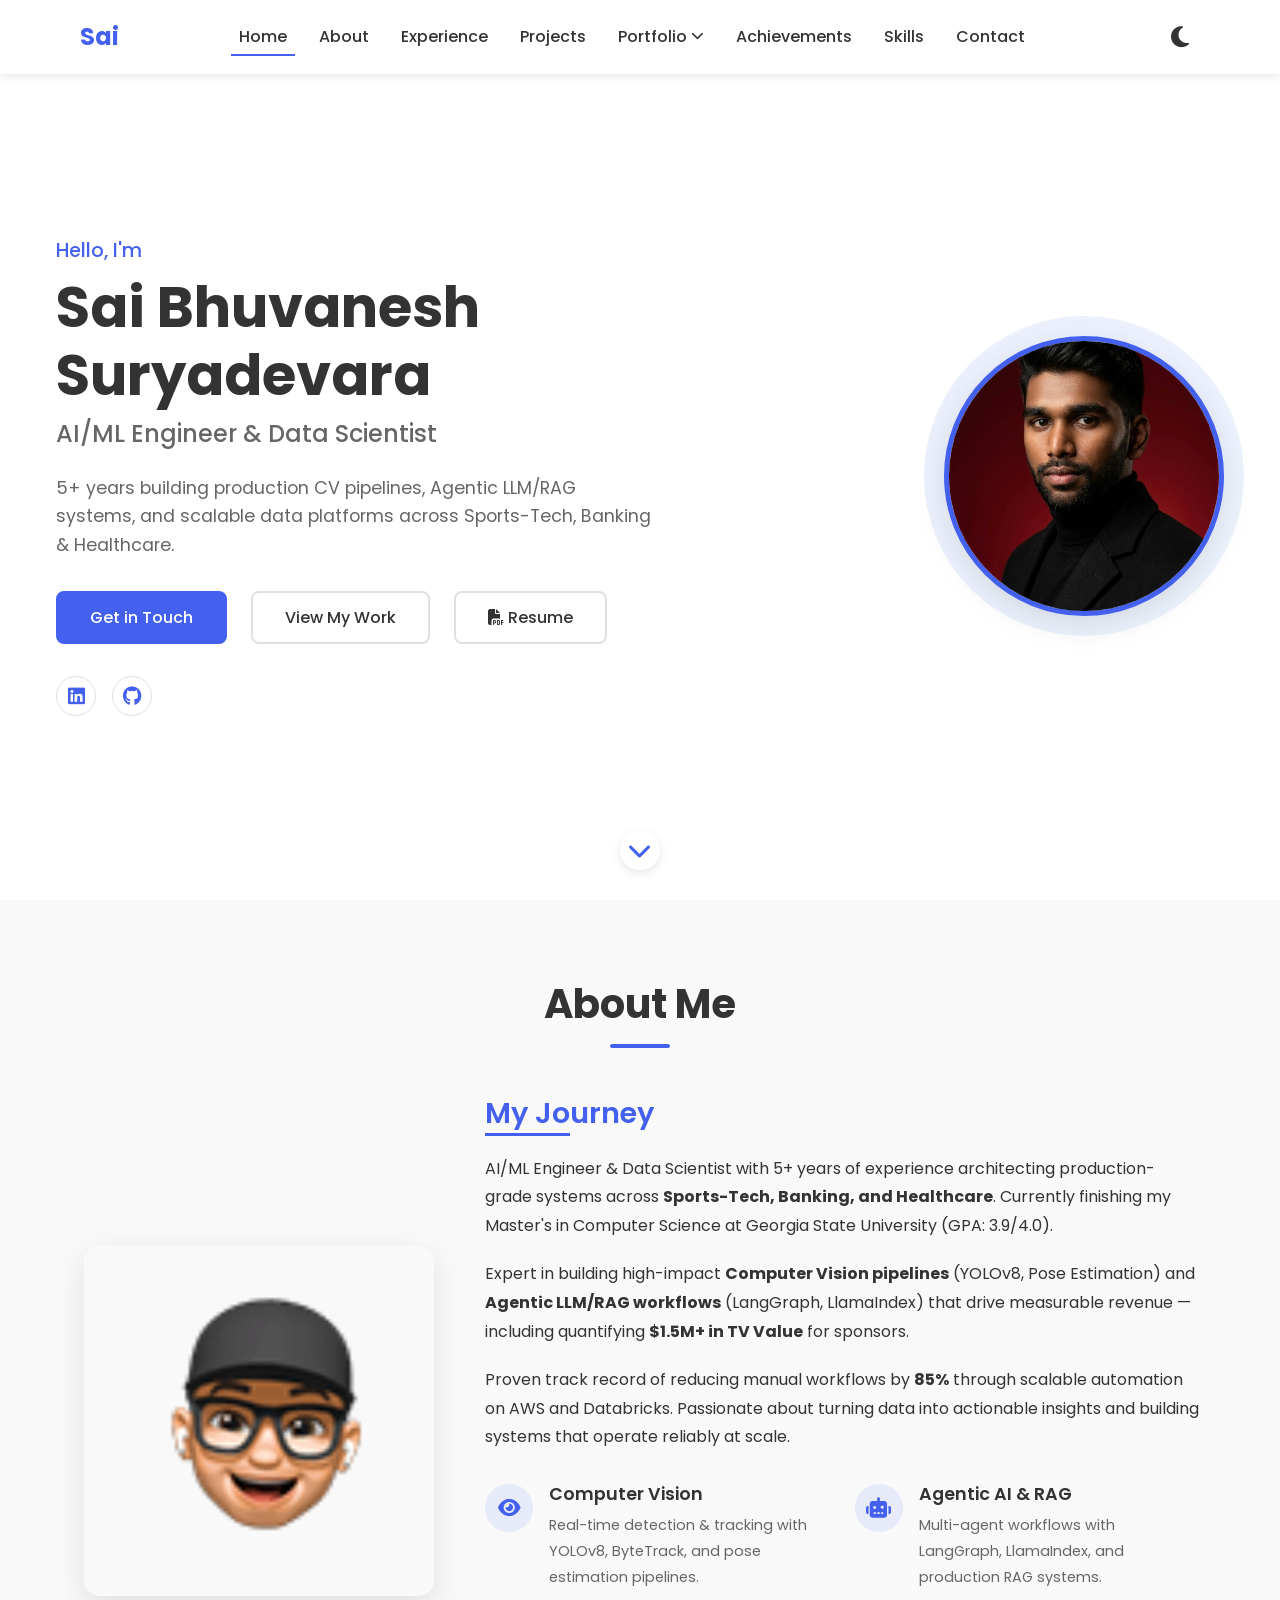
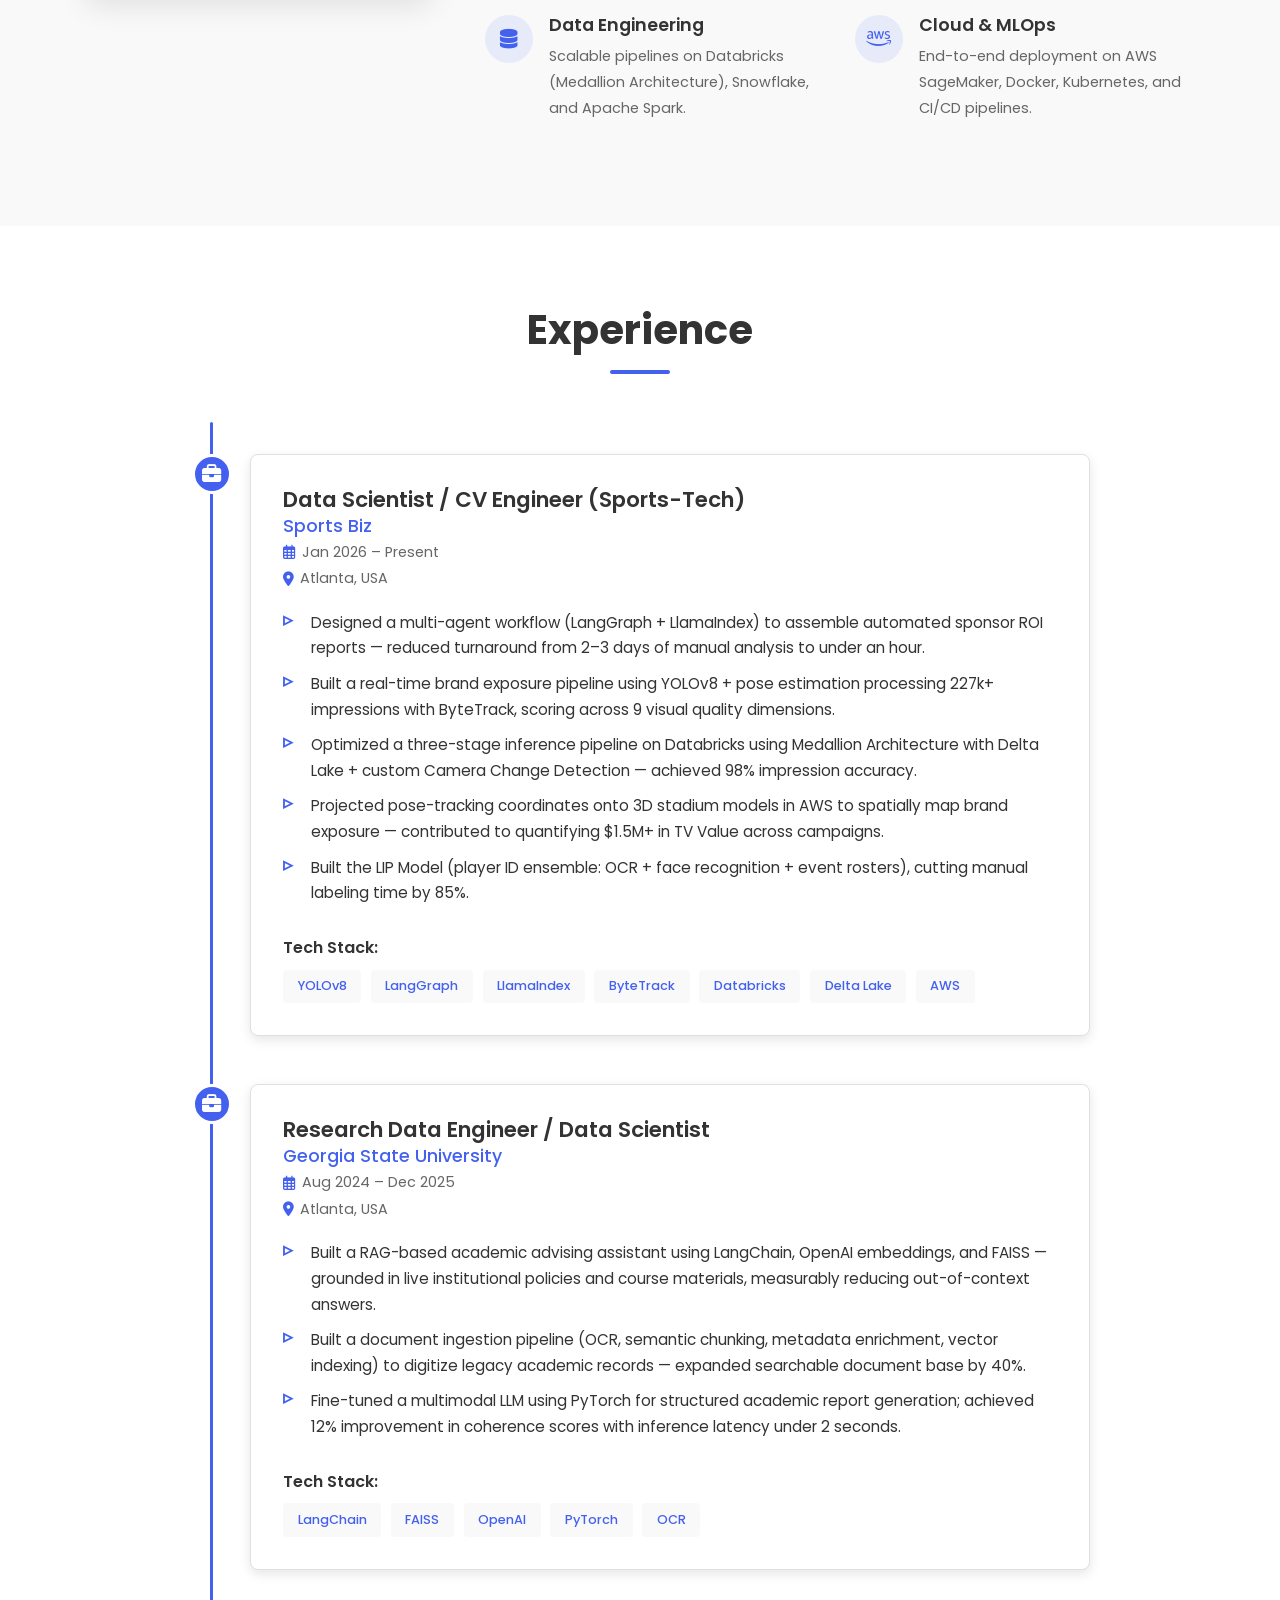
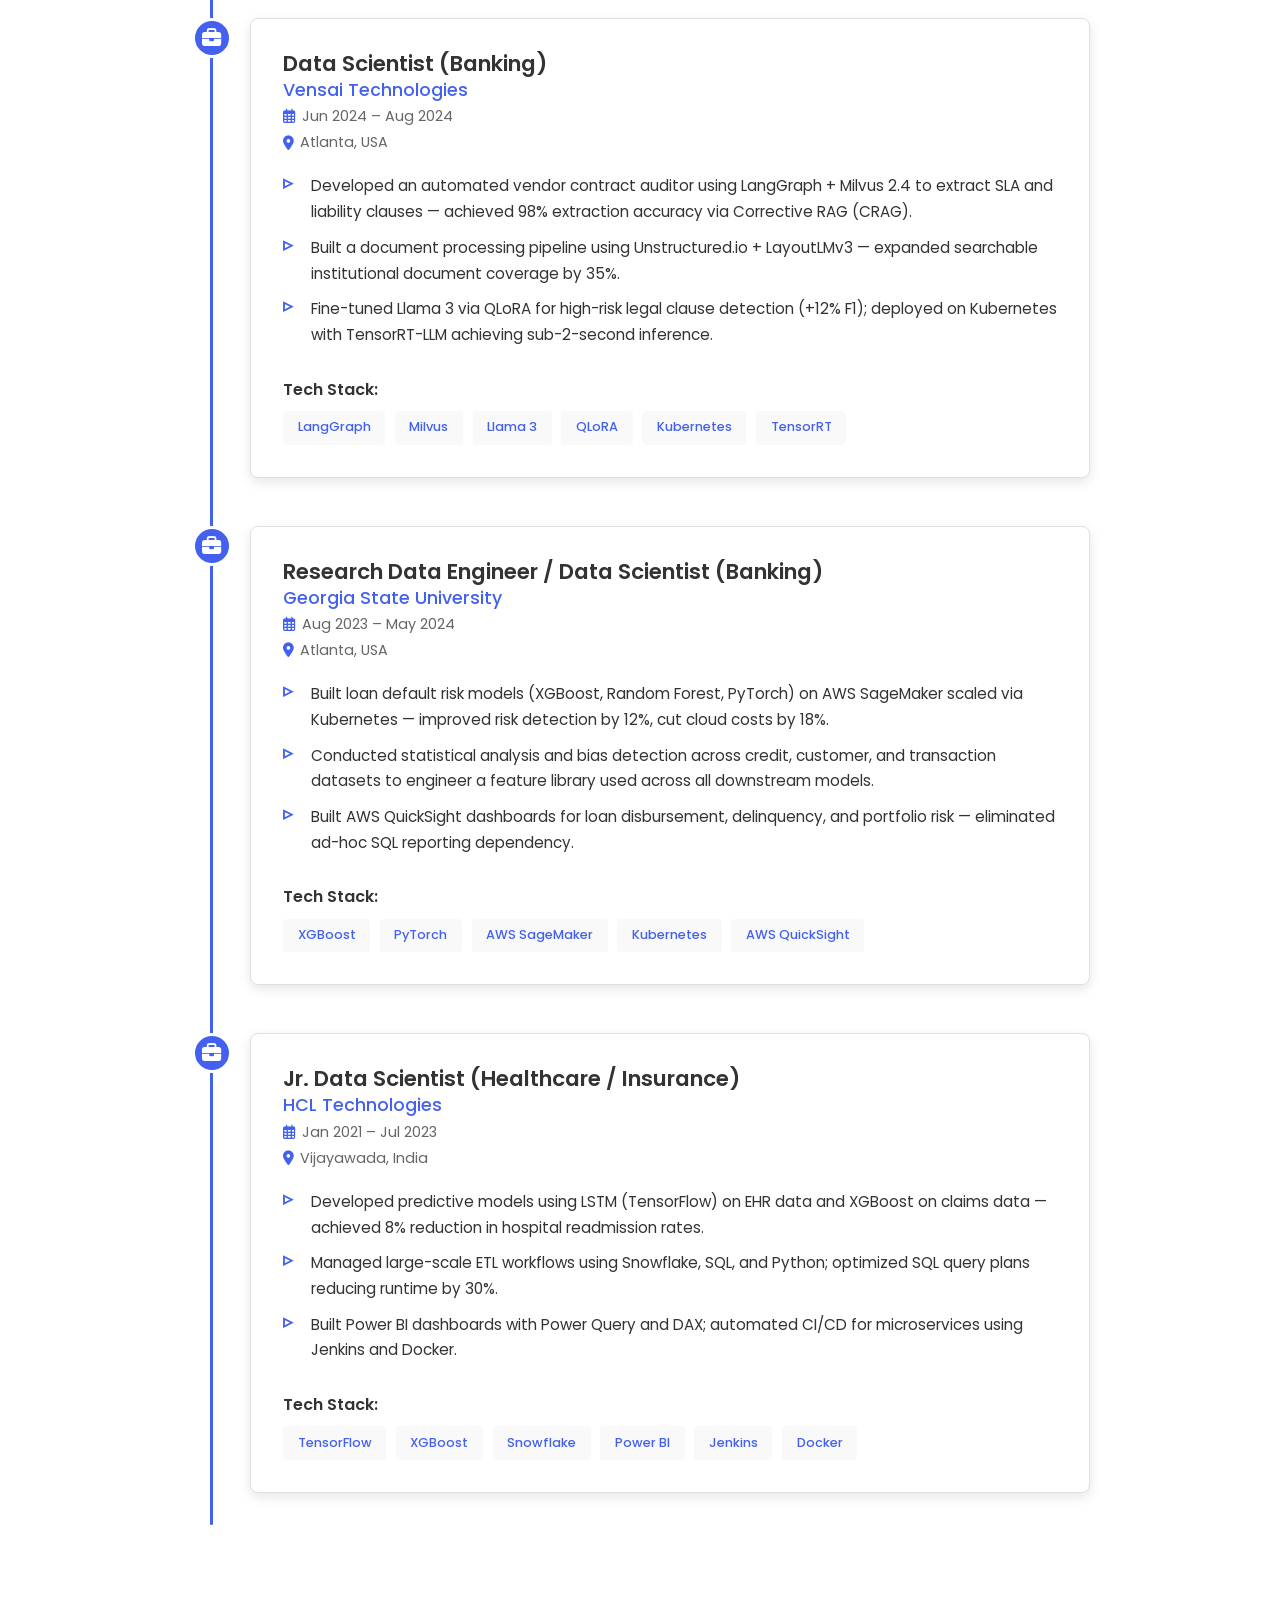
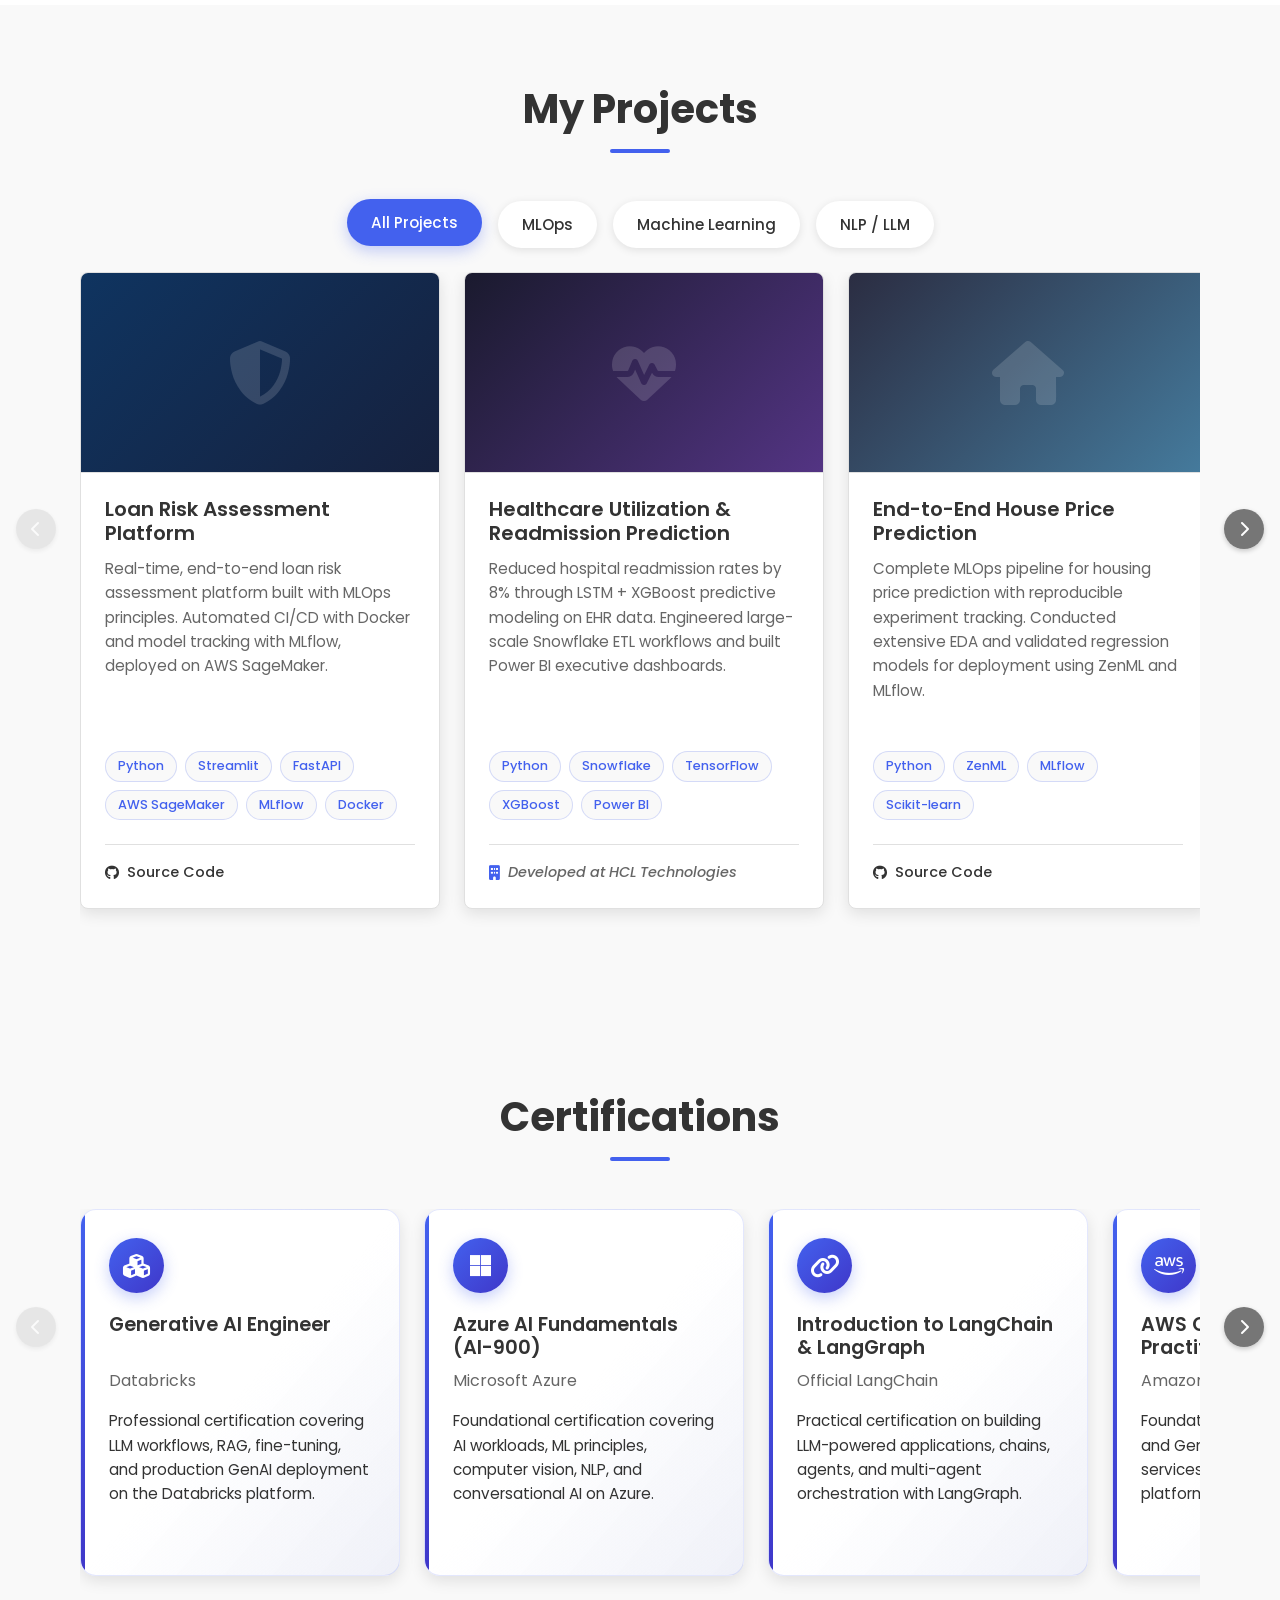
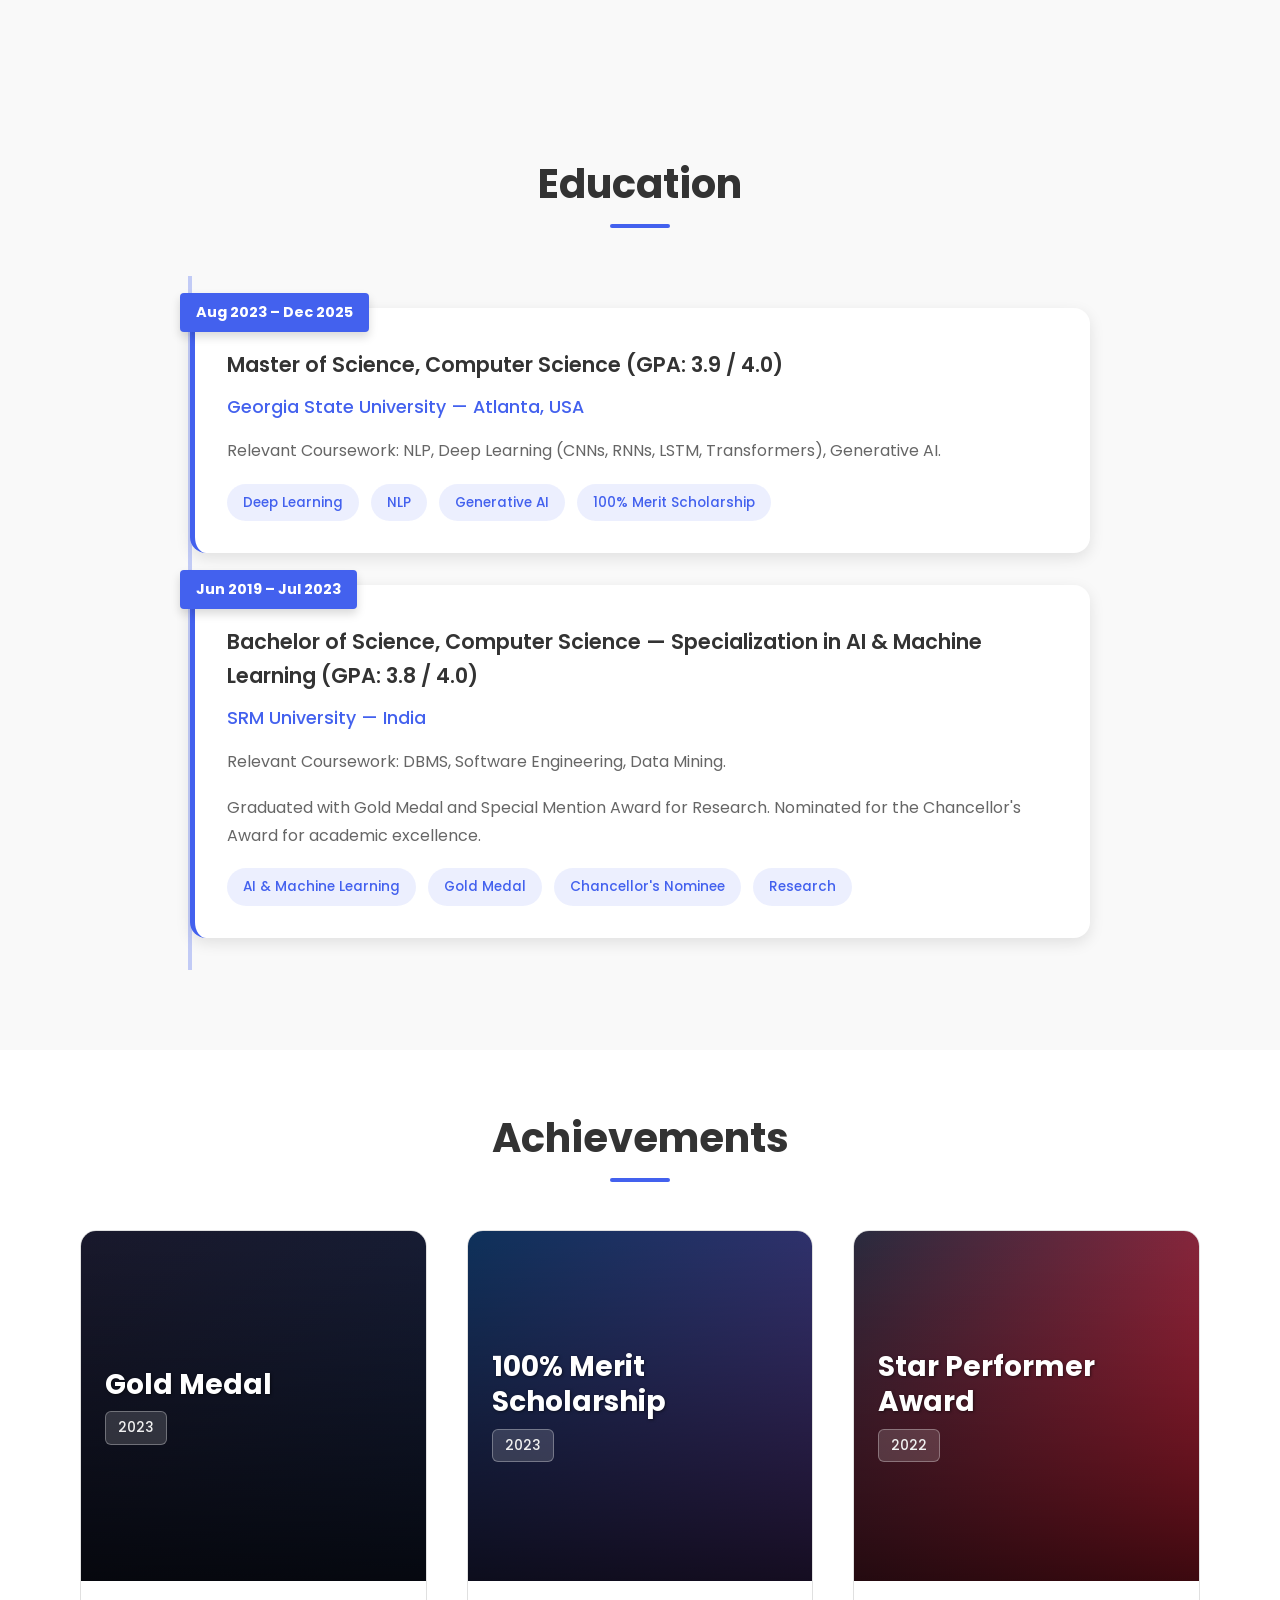
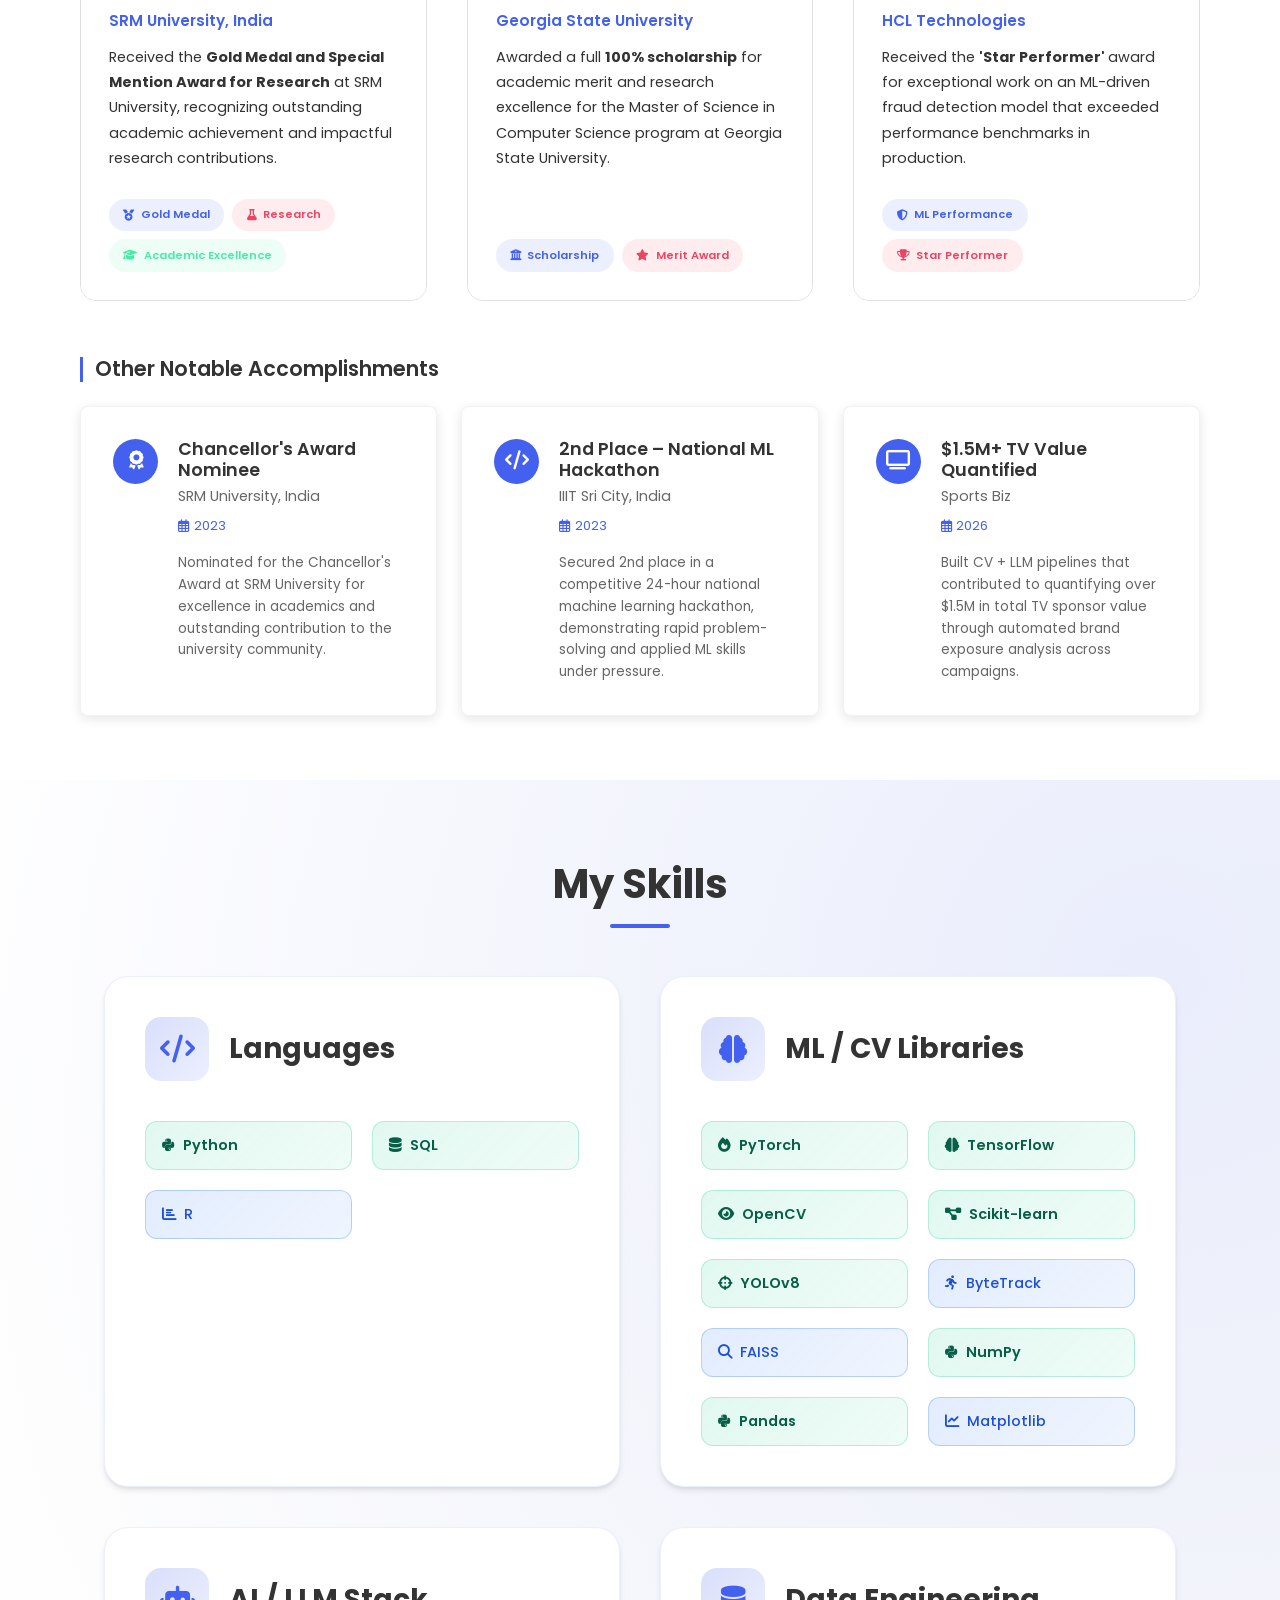
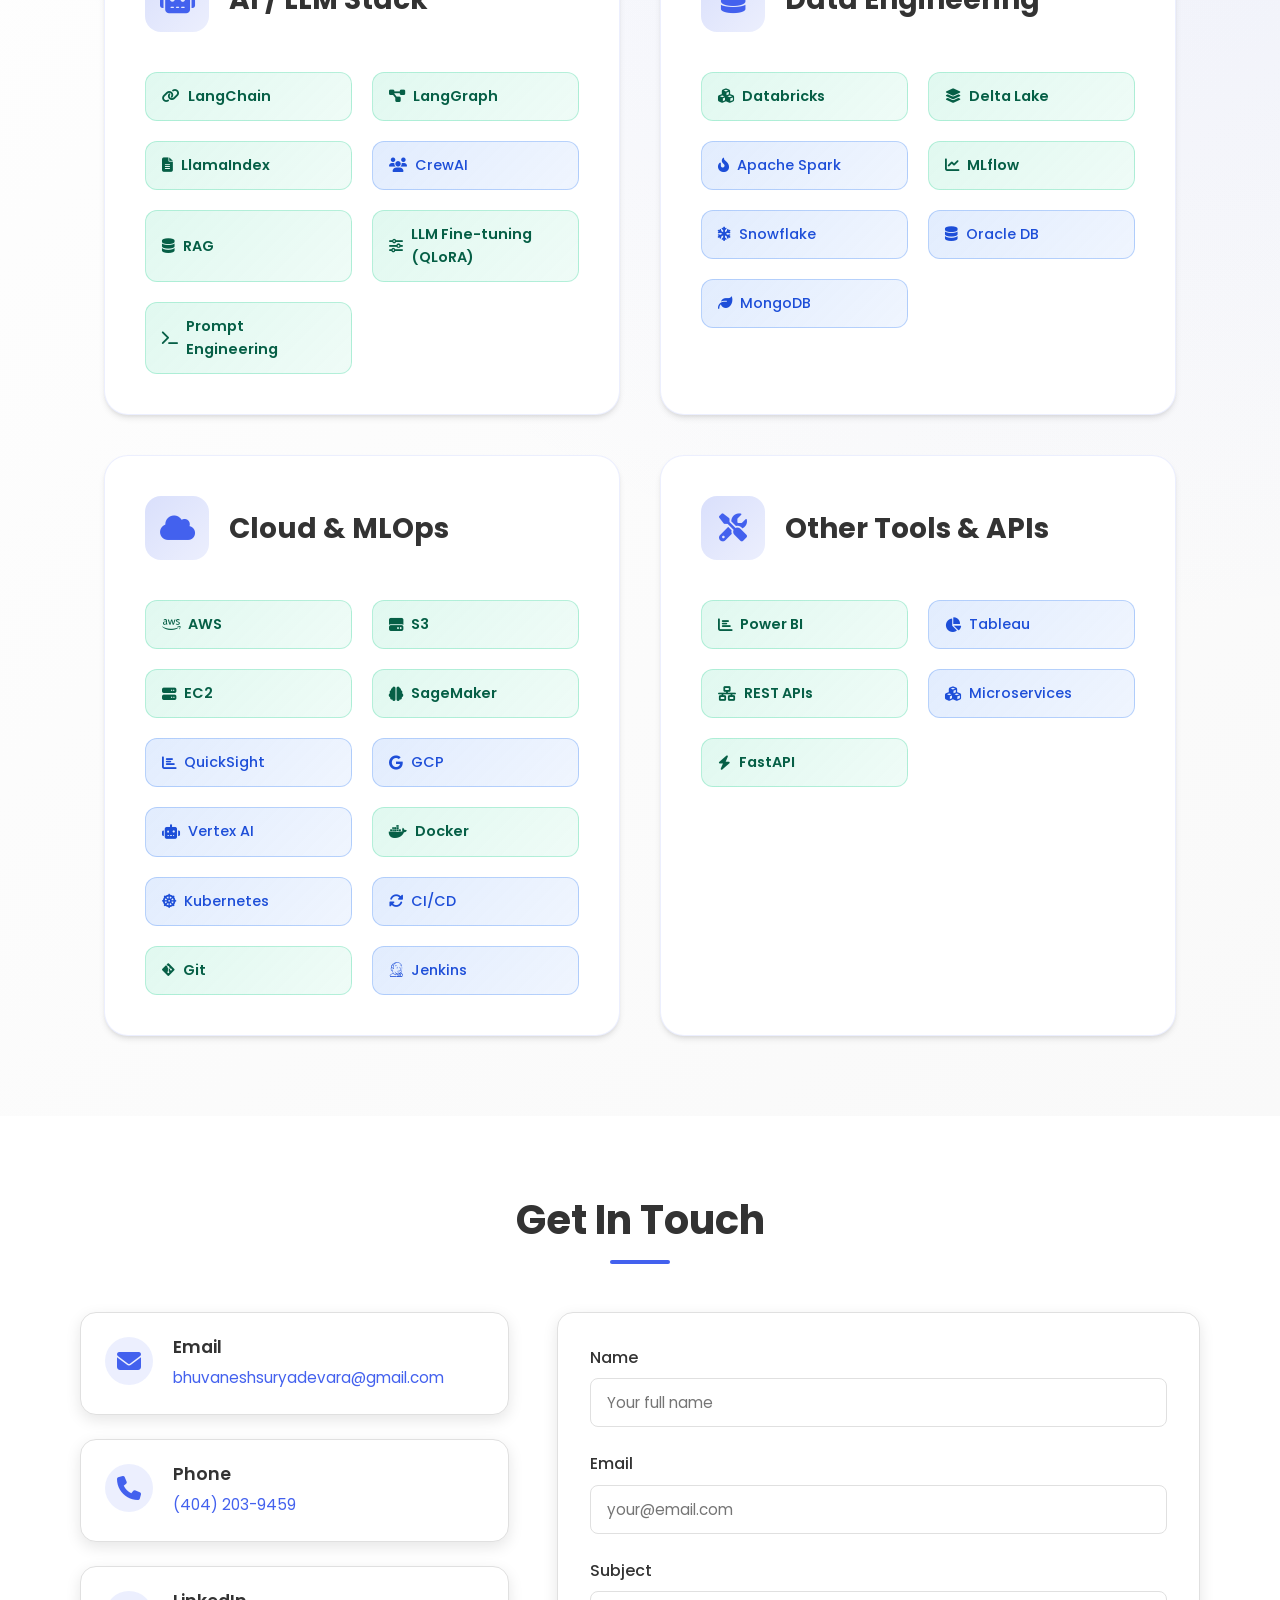
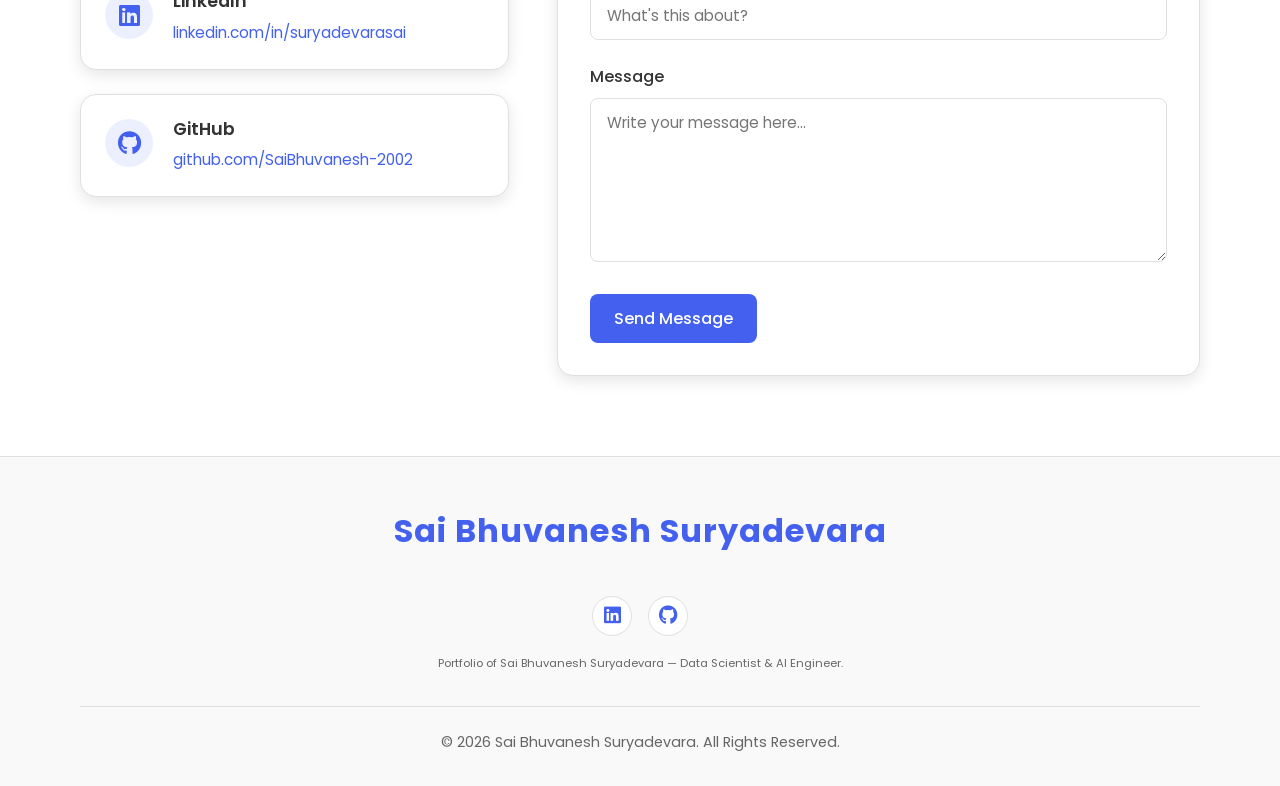
<file: index.html>
<!DOCTYPE html>
<html lang="en">
<head>
  <meta charset="UTF-8">
  <meta name="viewport" content="width=device-width, initial-scale=1.0">

  <title>Sai Bhuvanesh | AI/ML Engineer & Data Scientist | Portfolio</title>

  <!-- Google Site Verification -->
  <meta name="google-site-verification" content="MhUbOMJAT4CBVItV6pDs3y3pQHBoOwL25Ve1MaF1Kxg" />
  
  <!-- Meta Description for SEO -->
  <meta name="description" content="Sai Bhuvanesh Suryadevara — AI/ML Engineer & Data Scientist with 5+ years building Computer Vision, Agentic LLM/RAG systems, and scalable data platforms across Sports-Tech, Banking & Healthcare.">

  <!-- Open Graph Tags for Social Sharing -->
  <meta property="og:title" content="Sai Bhuvanesh's Portfolio | Data Science">
  <meta property="og:description" content="Portfolio showcasing work in data science, machine learning, and AI.">
  <meta property="og:image" content="https://saibhuvanesh-2002.github.io/portfolio/assets/images/avatar-1.png">
  <meta property="og:url" content="https://saibhuvanesh-2002.github.io/">
  <meta property="og:type" content="website">

  <!-- Twitter Card Tags -->
  <meta name="twitter:card" content="summary_large_image">
  <meta name="twitter:title" content="Sai Bhuvanesh's Portfolio | Data Science">
  <meta name="twitter:description" content="Projects and experience in data science, machine learning, and AI.">
  <meta name="twitter:image" content="https://saibhuvanesh-2002.github.io/portfolio/assets/images/avatar-1.png">

  <!-- Favicon -->
  <link rel="icon" href="assets/favicon.svg" type="image/svg+xml">

  <!-- CSS Files -->
  <link rel="stylesheet" href="css/common.css">
  <link rel="stylesheet" href="css/base.css">
  <link rel="stylesheet" href="css/components/header.css">
  <link rel="stylesheet" href="css/components/hero.css">
  <link rel="stylesheet" href="css/components/about.css">
  <link rel="stylesheet" href="css/components/experience.css">
  <link rel="stylesheet" href="css/components/projects.css">
  <link rel="stylesheet" href="css/components/certifications.css">
  <link rel="stylesheet" href="css/components/education.css">
  <link rel="stylesheet" href="css/components/achievements.css">
  <link rel="stylesheet" href="css/components/skills.css">    
  <link rel="stylesheet" href="css/components/contact.css">
  <link rel="stylesheet" href="css/components/footer.css">
  <link rel="stylesheet" href="css/components/custom-icons.css">
  <link rel="stylesheet" href="css/components/modal.css">
  <link rel="stylesheet" href="css/responsive.css">

  <!-- Font Awesome -->
  <link rel="stylesheet" href="https://cdnjs.cloudflare.com/ajax/libs/font-awesome/6.4.0/css/all.min.css">

  <!-- Google Fonts -->
  <link href="https://fonts.googleapis.com/css2?family=Poppins:wght@300;400;500;600;700&family=Roboto:wght@300;400;500;700&display=swap" rel="stylesheet">
</head>

<body class="light-theme">
    <!-- Component placeholders -->
    <div id="header"></div>
    <div id="hero"></div>
    <div id="about"></div>
    <div id="experience"></div>
    <div id="projects"></div>
    <div id="certifications"></div>
    <div id="education"></div>
    <div id="achievements"></div>
    <div id="skills"></div>
    <div id="contact"></div>
    <div id="modalContainer"></div>
    <div id="footer"></div>

    <!-- JavaScript -->
    <script src="js/template-engine.js"></script>
    <script src="js/main.js"></script>    
    <script>
        // Wait for DOM content to be loaded
        document.addEventListener('DOMContentLoaded', async () => {
            // Load all components
            await Promise.all([
                templateEngine.insertComponent('#header', 'components/header.html'),
                templateEngine.insertComponent('#hero', 'components/hero.html'),
                templateEngine.insertComponent('#about', 'components/about.html'),
                templateEngine.insertComponent('#experience', 'components/experience.html'),
                templateEngine.insertComponent('#projects', 'components/projects.html'),
                templateEngine.insertComponent('#certifications', 'components/certifications.html'),
                templateEngine.insertComponent('#education', 'components/education.html'),
                templateEngine.insertComponent('#achievements', 'components/achievements.html'),
                templateEngine.insertComponent('#skills', 'components/skills.html'),
                templateEngine.insertComponent('#contact', 'components/contact.html'),
                templateEngine.insertComponent('#footer', 'components/footer.html'),
                templateEngine.insertComponent('#modalContainer', 'components/modal.html'),
            ]);

            // Initialize the site after components are loaded
            if (window.initSite) {
                window.initSite();
            }
        });
    </script>
</body>
</html>
</file>
<file: css/common.css>
/**
 * COMMON STYLES
 * 
 * This file contains common styles and components that are shared across multiple sections.
 * This helps avoid duplication and ensures consistency across the site.
 * 
 * Organization:
 * - Section headings
 * - Card styles
 * - Tag styles
 * - Animation keyframes
 * - Common utilities
 */

/* Section Heading Styles */
.section-heading {
  text-align: center;
  margin-bottom: var(--spacing-lg);
}

.section-heading h2 {
  font-size: 2.5rem;
  font-weight: 700;
  color: var(--text-color);
  position: relative;
  display: inline-block;
  margin-bottom: 0.5rem;
}

.underline {
  height: 4px;
  width: 70px;
  background: var(--primary-color);
  margin: 0.5rem auto;
  border-radius: 4px;
}

/* Common sub-heading style */
.sub-heading {
  font-size: 1.5rem;
  margin-bottom: 1.5rem;
  color: var(--heading-color);
  position: relative;
  padding-left: 1rem;
  border-left: 4px solid var(--primary-color);
}

/* Common card styles */
.card-shadow {
  box-shadow: 0 2px 10px var(--shadow-color);
  transition: transform var(--transition-normal), box-shadow var(--transition-normal);
}

.card-shadow:hover {
  transform: translateY(-5px);
  box-shadow: 0 8px 20px var(--shadow-color);
}

/* Common tag styles */
.tag-container {
  display: flex;
  flex-wrap: wrap;
  gap: 0.5rem;
  margin: 0.5rem 0;
}

.tag {
  padding: 0.25rem 0.6rem;
  border-radius: 100px;
  font-size: 0.75rem;
  font-weight: 500;
  display: inline-flex;
  align-items: center;
  gap: 0.3rem;
}

/* Common animation keyframes */
@keyframes fadeIn {
  from {
    opacity: 0;
  }
  to {
    opacity: 1;
  }
}

@keyframes fadeInUp {
  from {
    opacity: 0;
    transform: translateY(20px);
  }
  to {
    opacity: 1;
    transform: translateY(0);
  }
}

@keyframes slideInFromLeft {
  from {
    transform: translateX(-30px);
    opacity: 0;
  }
  to {
    transform: translateX(0);
    opacity: 1;
  }
}

@keyframes slideInFromRight {
  from {
    transform: translateX(30px);
    opacity: 0;
  }
  to {
    transform: translateX(0);
    opacity: 1;
  }
}

/* Common utilities */
.text-center {
  text-align: center;
}

.text-primary {
  color: var(--primary-color);
}

.text-light {
  color: var(--text-color-light);
}

.mt-1 { margin-top: var(--spacing-xs); }
.mt-2 { margin-top: var(--spacing-sm); }
.mt-3 { margin-top: var(--spacing-md); }
.mt-4 { margin-top: var(--spacing-lg); }
.mt-5 { margin-top: var(--spacing-xl); }

.mb-1 { margin-bottom: var(--spacing-xs); }
.mb-2 { margin-bottom: var(--spacing-sm); }
.mb-3 { margin-bottom: var(--spacing-md); }
.mb-4 { margin-bottom: var(--spacing-lg); }
.mb-5 { margin-bottom: var(--spacing-xl); }

.p-1 { padding: var(--spacing-xs); }
.p-2 { padding: var(--spacing-sm); }
.p-3 { padding: var(--spacing-md); }
.p-4 { padding: var(--spacing-lg); }
.p-5 { padding: var(--spacing-xl); }
</file>
<file: css/base.css>
/**
 * BASE STYLES
 * 
 * This file contains the foundation styles for the portfolio:
 * - CSS Variables
 * - Reset
 * - Typography
 * - Base layout
 * - Dark/light theme variables
 */

/* ======= CSS Variables ======= */
:root {
    /* Light Theme Colors */
    --primary-color: #4361ee; /* Desaturated Blue */
    --primary-color-rgb: 67, 97, 238; /* RGB for Desaturated Blue */
    --secondary-color: #3f37c9; /* Darker Desaturated Blue */
    --accent-color: #4895ef; /* Lighter Desaturated Blue */
    --text-color: #333333; /* Dark Gray */
    --text-color-light: #666666; /* Medium Gray */
    --bg-color: #ffffff; /* White */
    --bg-color-alt: #f9f9f9; /* Light Gray */
    --card-bg: #ffffff; /* White */
    --border-color: #e0e0e0; /* Light Gray */
    --shadow-color: rgba(0, 0, 0, 0.1); /* Soft Shadow */
    --success-color: #4caf50; /* Green */
    
    /* Spacing */
    --spacing-xs: 0.5rem;
    --spacing-sm: 1rem;
    --spacing-md: 2rem;
    --spacing-lg: 3rem;
    --spacing-xl: 5rem;
    
    /* Border Radius */
    --border-radius-sm: 4px;
    --border-radius-md: 8px;
    --border-radius-lg: 16px;
    --border-radius-round: 50%;
    
    /* Transitions */
    --transition-fast: 0.2s ease;
    --transition-normal: 0.3s ease;
    --transition-slow: 0.5s ease;
}

/* ======= Dark Theme Variables ======= */
.dark-theme {
    --primary-color: #4895ef; /* Lighter Desaturated Blue */
    --primary-color-rgb: 72, 149, 239; /* RGB for Lighter Desaturated Blue */
    --secondary-color: #3f8efc; /* Darker Desaturated Blue */
    --accent-color: #5390d9; /* Even Darker Desaturated Blue */
    --text-color: #e0e0e0; /* Light Gray */
    --text-color-light: #b0b0b0; /* Medium-Dark Gray */
    --bg-color: #121212; /* Very Dark Desaturated Blue/Gray */
    --bg-color-alt: #1e1e1e; /* Darker Gray */
    --card-bg: #2a2a2a; /* Dark Gray */
    --border-color: #444444; /* Medium-Dark Gray */
    --shadow-color: rgba(0, 0, 0, 0.5); /* Darker Shadow */
}

/* ======= Reset ======= */
* {
    margin: 0;
    padding: 0;
    box-sizing: border-box;
}

html {
    scroll-behavior: smooth;
    font-size: 16px;
}

body {
    font-family: 'Poppins', sans-serif;
    background-color: var(--bg-color);
    color: var(--text-color);
    line-height: 1.6;
    transition: background-color var(--transition-normal), color var(--transition-normal);
    overflow-x: hidden;
}

/* ======= Typography ======= */
h1, h2, h3, h4, h5, h6 {
    font-family: 'Poppins', sans-serif;
    color: var(--text-color);
    font-weight: 600;
    line-height: 1.2;
    margin-bottom: var(--spacing-sm);
}

a {
    text-decoration: none;
    color: var(--primary-color);
    transition: color var(--transition-fast);
}

a:hover {
    color: var(--secondary-color);
    text-decoration: none;
}

p {
    margin-bottom: var(--spacing-sm);
}

/* ======= Layout ======= */
.container {
    width: 90%;
    max-width: 1200px;
    margin: 0 auto;
    padding: 0 var(--spacing-sm);
}

.section {
    padding: var(--spacing-xl) 0;
}

/* Section Heading Styles */
.section-heading {
    text-align: center;
    margin-bottom: var(--spacing-lg);
}

.section-title {
    font-size: 2.5rem;
    font-weight: 700;
    margin-bottom: var(--spacing-xs);
    color: var(--text-color);
}

.underline {
    width: 60px;
    height: 4px;
    background-color: var(--primary-color);
    margin: 0 auto;
    margin-top: var(--spacing-xs);
}

/* Hide scrollbar but allow scrolling */
.hide-scrollbar {
    -ms-overflow-style: none; /* IE and Edge */
    scrollbar-width: none; /* Firefox */
}

.hide-scrollbar::-webkit-scrollbar {
    display: none; /* Chrome, Safari, Opera */
}

/* ======= Button Base Styles ======= */
.btn {
    display: inline-flex;
    align-items: center;
    justify-content: center;
    padding: 0.75rem 1.5rem;
    border-radius: var(--border-radius-sm);
    font-weight: 500;
    transition: all var(--transition-fast);
    border: none;
    cursor: pointer;
    font-family: 'Poppins', sans-serif;
    gap: 0.5rem;
}

.btn-primary {
    background-color: var(--primary-color);
    color: white;
}

.btn-primary:hover {
    background-color: var(--secondary-color);
    transform: translateY(-2px);
    box-shadow: 0 4px 8px var(--shadow-color);
}

.btn-outline {
    background-color: transparent;
    color: var(--primary-color);
    border: 1px solid var(--primary-color);
}

.btn-outline:hover {
    background-color: var(--primary-color);
    color: white;
    transform: translateY(-2px);
}

/* ======= Image Styles ======= */
img {
    max-width: 100%;
    height: auto;
}
</file>
<file: css/components/header.css>
/**
 * HEADER COMPONENT
 * 
 * Styles for the navigation header and theme toggle
 */

/* Header Container */
.header {
    position: fixed;
    top: 0;
    left: 0;
    width: 100%;
    z-index: 1000;
    background-color: var(--bg-color);
    box-shadow: 0 2px 10px var(--shadow-color);
    transition: background-color var(--transition-normal), box-shadow var(--transition-normal);
}

/* Navbar */
.navbar {
    display: flex;
    justify-content: space-between;
    align-items: center;
    padding: 1rem 0;
}

/* Logo */
.logo a {
    font-size: 1.5rem;
    font-weight: 700;
    color: var(--primary-color);
    text-decoration: none;
}

/* Navigation menu */
.nav-menu {
    display: flex;
    list-style: none;
    margin: 0;
    padding: 0;
    align-items: center;
}

.nav-item {
    margin-left: var(--spacing-sm);
    position: relative;
}

.nav-link {
    color: var(--text-color);
    font-weight: 500;
    padding: 0.5rem;
    position: relative;
    text-decoration: none;
}

.nav-link::after {
    content: "";
    position: absolute;
    width: 0;
    height: 2px;
    bottom: 0;
    left: 0;
    background-color: var(--primary-color);
    transition: width var(--transition-normal);
}

.nav-link:hover::after,
.nav-link.active::after {
    width: 100%;
}

/* Dropdown menu */
.dropdown {
    position: relative;
}

.dropdown-toggle {
    display: flex;
    align-items: center;
    gap: 0.25rem;
}

.dropdown-toggle .fa-chevron-down {
    font-size: 0.8rem;
    transition: transform var(--transition-fast);
}

.dropdown.active .dropdown-toggle .fa-chevron-down {
    transform: rotate(180deg);
}

/* Desktop dropdown behavior */
@media screen and (min-width: 769px) {
    .dropdown:hover .dropdown-menu {
        opacity: 1;
        visibility: visible;
        transform: translateY(0);
    }
    
    .dropdown:hover .dropdown-toggle .fa-chevron-down {
        transform: rotate(180deg);
    }
}

.dropdown-menu {
    position: absolute;
    top: 100%;
    left: 0;
    min-width: 180px;
    background-color: var(--card-bg);
    border-radius: var(--border-radius-md);
    box-shadow: 0 5px 15px var(--shadow-color);
    padding: 0.5rem 0;
    opacity: 0;
    visibility: hidden;
    transform: translateY(10px);
    transition: all var(--transition-fast);
    z-index: 100;
    list-style: none; /* Remove bullet points */
    margin: 0;
}

.dropdown.active .dropdown-menu {
    opacity: 1;
    visibility: visible;
    transform: translateY(0);
}

.dropdown-item {
    display: block;
    padding: 0.5rem 1rem;
    color: var(--text-color);
    text-decoration: none;
    transition: background-color var(--transition-fast);
}

.dropdown-item:hover {
    background-color: var(--bg-color-alt);
    color: var(--primary-color);
}

/* Mobile menu toggle */
.nav-toggle {
    display: none;
    cursor: pointer;
    background: none;
    border: none;
    padding: 0;
    margin: 0;
    position: relative;
    z-index: 1100;
}

.nav-toggle .bar {
    display: block;
    width: 30px;
    height: 3px;
    margin: 5px 0;
    background-color: var(--text-color);
    transition: transform 0.3s ease-in-out, opacity 0.3s ease-in-out;
    position: relative;
}

/* Creates a proper X with absolute positioning */
@media screen and (max-width: 768px) {
    .nav-toggle {
        display: flex;
        flex-direction: column;
        justify-content: center;
        align-items: center;
        width: 30px;
        height: 30px;
        position: relative;
        margin-right: 1rem;
    }
    
    .nav-toggle .bar {
        position: absolute;
        transition: all 0.3s ease;
        width: 30px;
    }
    
    .nav-toggle .bar:nth-child(1) {
        transform: translateY(-8px);
    }
    
    .nav-toggle .bar:nth-child(3) {
        transform: translateY(8px);
    }
    
    .nav-toggle.active .bar:nth-child(1) {
        transform: rotate(45deg);
    }
    
    .nav-toggle.active .bar:nth-child(2) {
        opacity: 0;
    }
    
    .nav-toggle.active .bar:nth-child(3) {
        transform: rotate(-45deg);
    }
}

/* Theme toggle */
.theme-toggle {
    margin-left: var(--spacing-md);
    display: flex;
    align-items: center;
}

#themeToggle {
    background: none;
    border: none;
    cursor: pointer;
    font-size: 1.5rem;
    color: var(--text-color);
    display: flex;
    align-items: center;
    justify-content: center;
    width: 2.5rem;
    height: 2.5rem;
    border-radius: var(--border-radius-round);
    transition: background-color var(--transition-fast), color var(--transition-fast);
    padding: 0;
    background-color: transparent;
}

#themeToggle:hover {
    background-color: var(--bg-color-alt);
}

/* Theme icon display */
#themeToggle .fa-moon,
#themeToggle .fa-sun {
    font-size: 1.5rem;
    transition: opacity var(--transition-fast);
}

#themeToggle .fa-moon {
    display: block;
    opacity: 1;
}

#themeToggle .fa-sun {
    display: none;
    opacity: 0;
}

body.dark-theme #themeToggle .fa-moon {
    display: none;
    opacity: 0;
}

body.dark-theme #themeToggle .fa-sun {
    display: block;
    opacity: 1;
}

/* Mobile specific styles */
@media screen and (max-width: 768px) {
    .navbar {
        padding: 0.75rem 0;
    }
    
    .logo {
        margin-left: 1rem;
    }
    
    .theme-toggle {
        margin-right: 1rem;
    }
    
    #themeToggle {
        width: 2.25rem;
        height: 2.25rem;
        background-color: var(--bg-color-alt);
    }
    
    #themeToggle .fa-moon,
    #themeToggle .fa-sun {
        font-size: 1.25rem;
    }

    /* Hamburger menu button */
    .nav-toggle {
        display: block;
        width: 26px;
        height: 26px;
        margin-right: 1rem;
        position: relative;
    }
    
    .nav-toggle .bar {
        position: absolute;
        left: 0;
        width: 26px;
        height: 2px;
        background-color: var(--text-color);
        transition: all 0.25s ease-in-out;
    }
    
    /* Set the three bars */
    .nav-toggle .bar:nth-child(1) {
        top: 4px;
    }
    
    .nav-toggle .bar:nth-child(2) {
        top: 6px;
    }
    
    .nav-toggle .bar:nth-child(3) {
        top: 8px;
    }
    
    /* Transform to X when active */
    .nav-toggle.active .bar:nth-child(1) {
        top: 6px;
        transform: rotate(45deg);
    }
    
    .nav-toggle.active .bar:nth-child(2) {
        opacity: 0;
        transform: translateX(-20px);
    }
    
    .nav-toggle.active .bar:nth-child(3) {
        top: 6px;
        transform: rotate(-45deg);
    }

    .nav-menu {
        position: fixed;
        top: 70px;
        left: -100%;
        width: 100%;
        height: calc(100vh - 70px);
        background-color: var(--bg-color);
        flex-direction: column;
        align-items: flex-start;
        padding: 2rem;
        transition: left var(--transition-normal);
        overflow-y: auto;
        margin: 0;
        z-index: 1000;
    }
    
    .nav-menu.active {
        left: 0;
        box-shadow: 0 5px 15px var(--shadow-color);
    }
    
    .nav-item {
        margin: 0.5rem 0;
        width: 100%;
    }
    
    .nav-link {
        width: 100%;
        display: block;
        padding: 0.75rem 0;
    }
    
    /* Mobile dropdown styles */
    .dropdown-toggle {
        display: flex;
        justify-content: space-between;
        width: 100%;
    }
    
    .dropdown-menu {
        position: static;
        width: 100%;
        box-shadow: none;
        padding-left: 1rem;
        max-height: 0;
        overflow: hidden;
        opacity: 1;
        visibility: visible;
        transform: none;
        transition: max-height var(--transition-normal);
        background-color: transparent;
        padding: 0 0 0 1rem; /* Adjust padding to align properly */
    }
    
    .dropdown.active .dropdown-menu {
        max-height: 200px;
        border-left: 2px solid var(--primary-color);
        margin-top: 0.5rem;
        margin-bottom: 0.5rem;
    }
    
    .dropdown-item {
        padding: 0.75rem 0.5rem;
    }
}
</file>
<file: css/components/hero.css>
/**
 * HERO COMPONENT
 * 
 * Styles for the hero/banner section
 */

/* Hero Section */
.hero {
    background-color: var(--bg-color);
    padding-top: 100px;
    padding-bottom: 3rem;
    overflow: hidden;
    position: relative;
    min-height: calc(100vh - 0px);
    display: flex;
    align-items: center;
}

.hero .container {
    position: relative;
    width: 100%;
    max-width: 1200px;
    margin: 0 auto;
    padding: 0 var(--spacing-sm);
    z-index: 2;
}

/* Hero Content */
.hero-content {
    display: flex;
    align-items: center;
    justify-content: space-between;
    gap: 3rem;
    position: relative;
}

.hero-text {
    flex: 1;
    max-width: 600px;
}

/* Text styling improvements */
.hero-greeting {
    color: var(--primary-color);
    font-size: 1.2rem;
    margin-bottom: 0.5rem;
    display: block;
    font-weight: 500;
    animation: fadeIn 0.8s ease-out;
}

.hero-name {
    font-size: 3.5rem;
    font-weight: 700;
    color: var(--text-color);
    margin-bottom: 0.5rem;
    line-height: 1.2;
    animation: fadeIn 1s ease-out;
}

.hero-title {
    font-size: 1.5rem;
    color: var(--text-color-light);
    margin-bottom: 1.5rem;
    font-weight: 500;
    line-height: 1.4;
    animation: fadeIn 1.2s ease-out;
}

.hero-description {
    margin-bottom: 2rem;
    color: var(--text-color-light);
    font-size: 1.1rem;
    line-height: 1.6;
    animation: fadeIn 1.4s ease-out;
}

/* Hero CTA Button */
.hero-cta {
    display: flex;
    gap: 1.5rem;
    margin-top: 1.5rem;
    animation: fadeIn 1.6s ease-out;
}

.hero-cta .btn {
    padding: 0.75rem 2rem;
    font-weight: 500;
    border-radius: var(--border-radius-md);
    transition: all var(--transition-fast);
    text-decoration: none;
    display: inline-block;
    text-align: center;
}

.hero-cta .btn-primary {
    background-color: var(--primary-color);
    color: white;
    border: 2px solid var(--primary-color);
}

.hero-cta .btn-primary:hover {
    background-color: var(--secondary-color);
    border-color: var(--secondary-color);
    transform: translateY(-3px);
    box-shadow: 0 5px 15px rgba(67, 97, 238, 0.3);
}

.hero-cta .btn-secondary {
    background-color: transparent;
    color: var(--text-color);
    border: 2px solid var(--border-color);
}

.hero-cta .btn-secondary:hover {
    background-color: var(--bg-color-alt);
    color: var(--primary-color);
    border-color: var(--primary-color);
    transform: translateY(-3px);
}

/* Social Media Icons */
.social-links {
    display: flex;
    gap: 1rem;
    margin-top: 2rem;
    animation: fadeIn 1.8s ease-out;
}

.social-link {
    width: 40px;
    height: 40px;
    border-radius: 50%;
    background-color: var(--bg-color-alt);
    display: flex;
    align-items: center;
    justify-content: center;
    color: var(--primary-color);
    font-size: 1.2rem;
    transition: all var(--transition-fast);
    text-decoration: none;
    border: 1px solid var(--border-color);
}

.social-link:hover {
    background-color: var(--primary-color);
    color: white;
    transform: translateY(-3px);
    box-shadow: 0 5px 15px rgba(67, 97, 238, 0.3);
}

/* Hero Image */
.hero-image {
    flex-shrink: 0;
    position: relative;
    display: flex;
    justify-content: center;
    align-items: center;
    z-index: 1;
    animation: fadeIn 1.5s ease-out;
}

.hero-image:before {
    content: '';
    position: absolute;
    width: 320px;
    height: 320px;
    border-radius: 50%;
    background: linear-gradient(135deg, var(--primary-color) 0%, var(--accent-color) 100%);
    opacity: 0.1;
    z-index: -1;
    animation: pulse 3s infinite;
}

.hero-image img.profile-image {
    width: 280px;
    height: 280px;
    border-radius: 50%;
    object-fit: cover;
    border: 5px solid var(--primary-color);
    box-shadow: 0 10px 30px var(--shadow-color);
}

/* Background elements */
.hero-bg-element {
    position: absolute;
    z-index: 0;
    opacity: 0.1;
}

.hero-bg-circle {
    width: 600px;
    height: 600px;
    border-radius: 50%;
    background-color: var(--primary-color);
    position: absolute;
    top: -100px;
    right: -200px;
    z-index: 0;
    opacity: 0.05;
}

/* Scroll Down Button */
.scroll-down {
    position: absolute;
    bottom: 30px;
    left: 50%;
    transform: translateX(-50%);
    display: flex;
    flex-direction: column;
    align-items: center;
    animation: bounce 2s infinite;
    z-index: 2;
}

.scroll-down a {
    color: var(--primary-color);
    font-size: 1.5rem;
    transition: all var(--transition-fast);
    display: inline-block;
    width: 40px;
    height: 40px;
    border-radius: 50%;
    background-color: var(--bg-color);
    display: flex;
    align-items: center;
    justify-content: center;
    box-shadow: 0 3px 10px var(--shadow-color);
}

.scroll-down a:hover {
    color: white;
    background-color: var(--primary-color);
    transform: translateY(4px);
}

@keyframes bounce {
    0%, 20%, 50%, 80%, 100% {
        transform: translateY(0) translateX(-50%);
    }
    40% {
        transform: translateY(-10px) translateX(-50%);
    }
    60% {
        transform: translateY(-5px) translateX(-50%);
    }
}

@keyframes pulse {
    0% {
        transform: scale(1);
        opacity: 0.1;
    }
    50% {
        transform: scale(1.05);
        opacity: 0.15;
    }
    100% {
        transform: scale(1);
        opacity: 0.1;
    }
}

@keyframes fadeIn {
    from {
        opacity: 0;
        transform: translateY(20px);
    }
    to {
        opacity: 1;
        transform: translateY(0);
    }
}

/* Animation for hero image */
@keyframes float {
    0% {
        transform: translateY(0px);
    }
    50% {
        transform: translateY(-10px);
    }
    100% {
        transform: translateY(0px);
    }
}

.hero-image {
    animation: float 4s ease-in-out infinite;
}

/* Responsive styles */
@media screen and (max-width: 992px) {
    .hero-name {
        font-size: 3rem;
    }
    
    .hero-image img.profile-image {
        width: 240px;
        height: 240px;
    }
    
    .hero-image:before {
        width: 280px;
        height: 280px;
    }
}

@media screen and (max-width: 768px) {
    .hero {
        padding-top: 100px;
        min-height: auto;
        padding-bottom: 5rem;
    }
    
    .hero-content {
        flex-direction: column-reverse;
        text-align: center;
        gap: 2rem;
    }
    
    .hero-text {
        max-width: 100%;
    }
    
    .hero-cta {
        justify-content: center;
    }
    
    .social-links {
        justify-content: center;
    }
    
    .hero-name {
        font-size: 2.5rem;
    }
    
    .hero-title {
        font-size: 1.3rem;
    }
    
    .scroll-down {
        bottom: 20px;
    }
}

@media screen and (max-width: 480px) {
    .hero-name {
        font-size: 2.2rem;
    }
    
    .hero-title {
        font-size: 1.1rem;
    }
    
    .hero-image img.profile-image {
        width: 200px;
        height: 200px;
    }
    
    .hero-image:before {
        width: 240px;
        height: 240px;
    }
    
    .hero-cta {
        flex-direction: column;
        gap: 1rem;
    }
    
    .hero-cta .btn {
        width: 100%;
    }
}
</file>
<file: css/components/about.css>
/**
 * ABOUT COMPONENT
 * 
 * Styles for the about me section
 */

/* About Section */
.about {
    background-color: var(--bg-color-alt);
    padding: var(--spacing-xl) 0;
    position: relative;
    overflow: hidden;
}

/* Standard container and heading styles already defined in base.css */

/* About Content Layout */
.about-content {
    display: grid;
    grid-template-columns: 1fr 2fr;
    gap: 3rem;
    align-items: center;
}

/* About Image */
.about-image {
    position: relative;
}

.about-image img {
    width: 100%;
    max-width: 350px;
    border-radius: var(--border-radius-lg);
    box-shadow: 0 10px 30px var(--shadow-color);
    transition: all var(--transition-normal);
    display: block;
    margin: 0 auto;
}

.about-image img:hover {
    transform: translateY(-10px);
    box-shadow: 0 15px 30px var(--shadow-color);
}

.about-image::after {
    content: '';
    position: absolute;
    width: 100%;
    height: 100%;
    border: 3px solid var(--primary-color);
    border-radius: var(--border-radius-lg);
    top: 15px;
    left: 15px;
    z-index: -1;
    opacity: 0.2;
}

/* About Text Content */
.about-text {
    color: var(--text-color);
}

.about-text h3 {
    font-size: 1.8rem;
    margin-bottom: 1.5rem;
    color: var(--primary-color);
    position: relative;
    display: inline-block;
}

.about-text h3::after {
    content: '';
    position: absolute;
    width: 50%;
    height: 3px;
    background-color: var(--primary-color);
    bottom: -5px;
    left: 0;
}

.about-text p {
    margin-bottom: 1.2rem;
    line-height: 1.8;
    color: var(--text-color);
}

/* About Details */
.about-details {
    margin-top: 2rem;
}

.detail-row {
    display: grid;
    grid-template-columns: repeat(2, 1fr);
    gap: 1.5rem;
    margin-bottom: 1.5rem;
}

.detail-item {
    display: flex;
    gap: 1rem;
    align-items: flex-start;
}

.detail-icon {
    display: flex;
    align-items: center;
    justify-content: center;
    width: 3rem;
    height: 3rem;
    background-color: rgba(var(--primary-color-rgb), 0.1);
    border-radius: 50%;
    color: var(--primary-color);
    font-size: 1.25rem;
    flex-shrink: 0;
}

.detail-content h4 {
    font-size: 1.1rem;
    margin-bottom: 0.5rem;
    color: var(--text-color);
}

.detail-content p {
    font-size: 0.9rem;
    color: var(--text-color-light);
    margin-bottom: 0;
}

/* Responsive styles in responsive.css */
</file>
<file: css/components/experience.css>
/**
 * EXPERIENCE COMPONENT (Timeline Style)
 * 
 * Styles for the work experience timeline section
 */

/* Experience Section General */
.experience {
    background-color: var(--bg-color); /* Or var(--bg-color-alt) if preferred for contrast */
}

/* Experience Timeline Container */
.experience-timeline {
    position: relative;
    max-width: 900px; /* Adjust as needed */
    margin: 0 auto;
    padding: var(--spacing-md) 0;
}

/* The actual timeline bar (vertical line) */
.experience-timeline::before {
    content: '';
    position: absolute;
    left: 20px; /* Adjust based on icon size and desired position */
    top: 0;
    bottom: 0;
    width: 3px;
    background-color: var(--primary-color);
    border-radius: 2px;
}

/* Timeline Item: container for icon and content */
.timeline-item {
    position: relative;
    margin-bottom: var(--spacing-lg); /* Increased spacing between items */
    padding-left: 60px; /* Space for the icon and line */
    opacity: 0; /* For animation */
    transform: translateY(30px); /* For animation */
    transition: opacity 0.6s ease-out, transform 0.6s ease-out;
}

.timeline-item:last-child {
    margin-bottom: 0;
}

/* Animation class added by Intersection Observer */
.timeline-item.in-view {
    opacity: 1;
    transform: translateY(0);
}

/* Timeline Icon (circle on the line) */
.timeline-icon {
    position: absolute;
    left: 0; /* Aligns with the padding-left of timeline-item */
    top: 0; /* Align with the top of the content, or adjust as needed */
    transform: translateX(-50%); /* Center the icon on the line */
    margin-left: 21.5px; /* (line left position + half line width) */
    width: 40px;
    height: 40px;
    background-color: var(--primary-color);
    border: 3px solid var(--bg-color); /* To make it pop from the line */
    border-radius: var(--border-radius-round);
    display: flex;
    align-items: center;
    justify-content: center;
    color: white;
    font-size: 1.2rem;
    z-index: 1; /* Above the timeline line */
}

.timeline-icon i {
    line-height: 0; /* Helps center FontAwesome icons */
}

/* Timeline Content Card */
.timeline-content {
    background-color: var(--card-bg);
    padding: var(--spacing-md);
    border-radius: var(--border-radius-md);
    box-shadow: 0 4px 12px var(--shadow-color);
    border: 1px solid var(--border-color);
    position: relative; /* For potential pseudo-elements like arrows if desired */
}

/* Timeline Header (logo, title, company, duration) */
.timeline-header {
    display: flex;
    align-items: flex-start; /* Align items to the top */
    margin-bottom: var(--spacing-sm);
    gap: var(--spacing-sm); /* Gap between logo and text info */
}

.company-logo {
    width: 55px; /* Slightly larger logo */
    height: 55px;
    border-radius: var(--border-radius-sm);
    object-fit: contain; /* Use contain to ensure logo is not cropped */
    border: 1px solid var(--border-color);
    padding: var(--spacing-xs); /* Optional padding around logo */
    background-color: white; /* If placeholder is transparent */
}

.company-info {
    flex-grow: 1;
}

.job-title {
    font-size: 1.35rem; /* Increased font size */
    font-weight: 600;
    color: var(--text-color);
    margin-bottom: 0.2rem;
}

.company-name {
    font-size: 1.1rem;
    font-weight: 500;
    color: var(--primary-color);
    margin-bottom: 0.25rem;
}

.job-duration,
.company-location {
    font-size: 0.9rem;
    color: var(--text-color-light);
    margin-bottom: 0.2rem;
    display: flex;
    align-items: center;
    gap: 0.4rem;
}

.job-duration i,
.company-location i {
    color: var(--primary-color); /* Icon color */
}

/* Job Description */
.job-description {
    font-size: 0.95rem;
    line-height: 1.7; /* Improved line height for readability */
    color: var(--text-color);
    margin-bottom: var(--spacing-md);
}

.job-description ul {
    list-style-type: none;
    padding-left: 0;
    margin-top: var(--spacing-sm);
}

.job-description li {
    position: relative;
    padding-left: 1.75rem; /* Space for custom bullet */
    margin-bottom: 0.6rem; /* Spacing between list items */
}

.job-description li::before {
    content: "▹"; /* Custom bullet point */
    position: absolute;
    left: 0;
    color: var(--primary-color);
    font-weight: bold;
    font-size: 1.2rem;
    line-height: 1;
}

/* Tech Stack (reusing some styles from base if applicable) */
.experience-tech-stack h5 {
    font-size: 1rem;
    font-weight: 600;
    margin-bottom: 0.75rem;
    color: var(--text-color);
    margin-top: var(--spacing-sm); /* Add some space before tech stack */
}

.experience-tech-stack .tech-tags {
    display: flex;
    flex-wrap: wrap;
    gap: 0.6rem; /* Slightly increased gap */
}

.experience-tech-stack .tech-tag {
    background-color: var(--bg-color-alt);
    color: var(--primary-color); /* Or var(--text-color) for less emphasis */
    padding: 0.35rem 0.85rem; /* Slightly larger tags */
    border-radius: var(--border-radius-sm); /* Consistent border radius */
    font-size: 0.8rem;
    font-weight: 500;
    border: 1px solid transparent; /* Placeholder for potential border */
}

.experience-tech-stack .tech-tag:hover {
    border-color: var(--primary-color); /* Optional: add border on hover */
    background-color: rgba(var(--primary-color-rgb), 0.1); /* Light primary bg on hover */
}

/* Responsive adjustments */
@media (max-width: 768px) {
    .experience-timeline::before {
        left: 15px; /* Adjust line position for smaller screens */
    }

    .timeline-item {
        padding-left: 45px; /* Adjust padding for smaller screens */
    }

    .timeline-icon {
        width: 30px;
        height: 30px;
        font-size: 1rem;
        margin-left: 16.5px; /* (new line left pos + half line width) */
    }

    .job-title {
        font-size: 1.2rem;
    }

    .company-name {
        font-size: 1rem;
    }
}

@media (max-width: 576px) {
    .timeline-header {
        flex-direction: column;
        align-items: flex-start;
    }

    .company-logo {
        margin-bottom: var(--spacing-sm); /* Space below logo when stacked */
        width: 50px;
        height: 50px;
    }

    .timeline-content {
        padding: var(--spacing-sm);
    }
}
</file>
<file: css/components/projects.css>
/**
 * PROJECTS COMPONENT
 * 
 * Styles for the projects/portfolio section
 */

/* Projects Section */
.projects {
    background-color: var(--bg-color-alt);
    position: relative; /* For positioning arrow container */
}

/* Project Filters */
.project-filters {
    display: flex;
    justify-content: center;
    flex-wrap: wrap;
    gap: 1rem;
    margin-bottom: 1.5rem; /* Reduced margin as arrows take space */
}

.filter-button {
    background-color: var(--bg-color);
    color: var(--text-color);
    border: none;
    padding: 0.75rem 1.5rem;
    border-radius: 50px;
    cursor: pointer;
    transition: all var(--transition-fast);
    font-family: 'Poppins', sans-serif;
    font-weight: 500;
    font-size: 0.95rem;
    box-shadow: 0 2px 8px var(--shadow-color);
}

.filter-button.active,
.filter-button:hover {
    background-color: var(--primary-color);
    color: white;
    transform: translateY(-2px);
    box-shadow: 0 5px 15px rgba(var(--primary-color-rgb), 0.3);
}

/* Horizontal Scroll Wrapper - now default */
.horizontal-scroll-wrapper {
    position: relative; /* Needed for absolute positioning of arrows if container is inside */
    overflow-x: auto;
    padding-bottom: 1rem; /* Space for scrollbar if not hidden by OS overlay */
    margin-bottom: -1rem; /* Counteract padding-bottom for layout consistency */
    /* Hide Scrollbar */
    -ms-overflow-style: none;  /* IE and Edge */
    scrollbar-width: none;  /* Firefox */
}
.horizontal-scroll-wrapper::-webkit-scrollbar {
    display: none;  /* Chrome, Safari, Opera */
}

/* Scroll Content (was .projects-grid when horizontal) - now default */
.projects .scroll-content { /* Specific to projects section */
    display: flex;
    flex-direction: row;
    flex-wrap: nowrap;
    gap: 0; /* Remove grid gap, manage spacing with project-card margin */
    padding-bottom: 1.5rem; /* Ensure cards don't get cut off by wrapper padding */
}

/* Project Grid (was part of scroll-content, now just for card layout within flex items) */
/* No longer a grid container itself when horizontal scroll is active by default */
.projects-grid {
    /* Styles that were here for grid layout are now on .scroll-content or .project-card */
}


/* Project Card - adjusted for horizontal layout */
.project-card {
    background-color: var(--card-bg);
    border-radius: var(--border-radius-md);
    overflow: hidden;
    box-shadow: 0 5px 15px var(--shadow-color);
    transition: all var(--transition-normal);
    display: flex;
    flex-direction: column;
    /* height: 100%; /* This might be problematic in flex row if content varies */
    border: 1px solid var(--border-color);
    flex: 0 0 auto; /* Prevent shrinking */
    width: 360px; /* Fixed width for horizontal items */
    margin-right: 1.5rem; /* Space between cards */
    margin-bottom: 0; /* Remove grid gap effect */
}
.project-card:last-child {
    margin-right: 0; /* No margin for the last card */
}


.project-card:hover {
    transform: translateY(-10px);
    box-shadow: 0 15px 30px var(--shadow-color);
}

.project-image {
    position: relative;
    overflow: hidden;
    height: 200px;
    display: flex;
    align-items: center;
    justify-content: center;
    background-color: var(--bg-color-alt);
    border-bottom: 1px solid var(--border-color);
}

.project-image img {
    width: 100%;
    height: 100%;
    object-fit: cover;
    transition: transform var(--transition-normal);
}

.project-card:hover .project-image img {
    transform: scale(1.05);
}

.project-category {
    position: absolute;
    top: 1rem;
    right: 1rem;
    background-color: var(--primary-color);
    color: white;
    padding: 0.25rem 0.75rem;
    border-radius: 50px;
    font-size: 0.8rem;
    font-weight: 500;
}

.project-content {
    padding: 1.5rem;
    display: flex;
    flex-direction: column;
    flex: 1; /* Allow content to grow and push links to bottom */
}

.project-title {
    font-size: 1.25rem;
    margin-bottom: 0.75rem;
    font-weight: 600;
    color: var(--text-color);
}

.project-description {
    color: var(--text-color-light);
    font-size: 0.95rem;
    margin-bottom: 1.5rem;
    flex-grow: 1;
    line-height: 1.6;
}

/* Project Tech Stack */
.project-tech-stack {
    display: flex;
    flex-wrap: wrap;
    gap: 0.5rem;
    margin-bottom: 1.5rem;
}

.tech-tag {
    background-color: var(--bg-color-alt);
    color: var(--primary-color);
    padding: 0.25rem 0.75rem;
    border-radius: 50px;
    font-size: 0.8rem;
    font-weight: 500;
    border: 1px solid rgba(var(--primary-color-rgb), 0.2);
}

/* Project Links */
.project-links {
    display: flex;
    gap: 1rem;
    margin-top: auto; /* Pushes to the bottom */
    border-top: 1px solid var(--border-color);
    padding-top: 1rem;
}

.project-link {
    display: inline-flex;
    align-items: center;
    gap: 0.5rem;
    color: var(--text-color);
    font-size: 0.9rem;
    font-weight: 500;
    transition: color var(--transition-fast);
    text-decoration: none;
}

.project-link:hover {
    color: var(--primary-color);
}

/* Project Note */
.project-note {
    display: inline-flex;
    align-items: center;
    gap: 0.5rem;
    color: var(--text-color-light);
    font-size: 0.9rem;
    font-weight: 500;
    font-style: italic;
}

.project-note i {
    color: var(--primary-color);
}

/* Scroll Arrow Styling */
.scroll-arrow-container {
    display: flex;
    justify-content: space-between; /* Puts one arrow on each side */
    align-items: center;
    position: absolute; /* Position relative to the .projects section */
    top: calc(50% + 20px); /* Adjust this based on card height and filter height */
    left: 0;
    right: 0;
    padding: 0 var(--spacing-sm); /* Add some padding from section edges */
    transform: translateY(-50%);
    z-index: 20; /* Above cards but below header/nav if overlapping */
    pointer-events: none; /* Container doesn't block clicks on cards */
}

.scroll-arrow {
    background-color: rgba(30, 30, 30, 0.6); /* Darker, more visible background */
    color: white;
    border: none;
    border-radius: 50%;
    width: 40px; /* Fixed size */
    height: 40px;
    display: flex;
    align-items: center;
    justify-content: center;
    cursor: pointer;
    transition: background-color 0.3s ease, opacity 0.3s ease;
    box-shadow: 0 2px 5px rgba(0,0,0,0.2);
    pointer-events: all; /* Arrows are clickable */
}

.scroll-arrow:hover {
    background-color: rgba(var(--primary-color-rgb), 0.8); /* Use primary color on hover */
}

.scroll-arrow.disabled {
    opacity: 0.3;
    cursor: default;
    background-color: rgba(50,50,50,0.3); /* More distinct disabled state */
}

.scroll-arrow i {
    font-size: 1rem; /* Adjust icon size */
}

/* Adjustments for arrow positioning on smaller screens */
@media (max-width: 768px) {
    .scroll-arrow-container {
        top: calc(50% + 10px); /* Adjust vertical position */
        padding: 0 var(--spacing-xs);
    }
    .scroll-arrow {
        width: 36px;
        height: 36px;
    }
    .scroll-arrow i {
        font-size: 0.9rem;
    }
    .project-card {
        width: 320px; /* Slightly smaller cards on mobile */
    }
}

@media (max-width: 576px) {
    .project-card {
        width: 290px; /* Even smaller cards */
    }
     .scroll-arrow-container {
        /* Hide arrows on very small screens or adjust position significantly if needed */
        /* display: none; */ 
        /* Or adjust top to be less likely to overlap content */
        top: calc(50% + 50px); 
    }
}

/* Project Modal (local one, ensure it's scoped or removed if not used) */
/* ... existing modal styles ... */
/* Ensure these .modal- styles are specific if this modal is different from the global PDF modal */
/* For example, by prefixing with .projects-section .modal- or similar */

.projects .project-modal { /* Scoping example */
    display: none;
    /* ... other styles ... */
}

.projects .modal-content { /* Scoping example */
    /* ... other styles ... */
}
/* ... etc. for all project-specific modal styles ... */

/* Removing old responsive grid styles as they are now handled by flexbox */
/* @media screen and (max-width: 992px) { ... } */
/* @media screen and (max-width: 768px) { ... } */
/* @media screen and (max-width: 576px) { ... } */
/* The flexbox .project-card width adjustments above handle responsiveness now. */
/* Filters responsiveness is still valid. */

/* Ensure the existing filter responsiveness for small screens is preserved */
@media screen and (max-width: 576px) {
    .project-filters {
        flex-direction: column;
        align-items: center;
        gap: 0.5rem;
    }
    
    .filter-button {
        width: 100%;
        max-width: 280px;
    }
}
</file>
<file: css/components/certifications.css>
/**
 * CERTIFICATIONS COMPONENT
 * 
 * Styles for certifications section
 */

/* Certifications Section */
.certifications {
    background-color: var(--bg-color-alt);
    position: relative; /* For positioning arrow container */
}

/* Horizontal Scroll Wrapper - now default */
.certifications .horizontal-scroll-wrapper { /* Scoped to certifications */
    position: relative;
    overflow-x: auto;
    padding-bottom: 1rem; /* Space for scrollbar if not hidden by OS overlay */
    margin-bottom: -1rem; /* Counteract padding-bottom for layout consistency */
    /* Hide Scrollbar */
    -ms-overflow-style: none;  /* IE and Edge */
    scrollbar-width: none;  /* Firefox */
}
.certifications .horizontal-scroll-wrapper::-webkit-scrollbar {
    display: none;  /* Chrome, Safari, Opera */
}

/* Scroll Content (was .certifications-grid when horizontal) - now default */
.certifications .scroll-content { /* Scoped to certifications */
    display: flex;
    flex-direction: row;
    flex-wrap: nowrap;
    gap: 0; /* Remove grid gap, manage spacing with cert-card margin */
    padding-bottom: 1.5rem; /* Ensure cards don't get cut off by wrapper padding */
    /* Original grid styles like max-width, margin-left/right auto are removed */
    /* as they don't make sense for a horizontal scroll container */
    margin-top: 0; /* Reset margin-top from original grid */
}

/* Certifications Grid (was part of scroll-content, now just for card layout within flex items) */
/* No longer a grid container itself when horizontal scroll is active by default */
.certifications-grid {
    /* Styles that were here for grid layout are now on .scroll-content or .cert-card */
    margin-top: 0; /* Overriding the 2rem margin from previous grid style */
}

/* Certification Card - adjusted for horizontal layout */
.cert-card {
    background-color: var(--card-bg);
    border-radius: var(--border-radius-lg);
    padding: 1.75rem;
    box-shadow: 0 5px 15px var(--shadow-color);
    transition: all var(--transition-normal);
    display: flex;
    flex-direction: column;
    position: relative;
    overflow: hidden;
    /* height: 100%; Removed for flex row, min-height is better */
    min-height: 340px; /* Retained from original */

    flex: 0 0 auto; /* Prevent shrinking */
    width: 320px;   /* Slightly narrower than projects */
    margin-right: 1.5rem; /* Space between cards */
    margin-bottom: 0; /* Remove grid gap effect */
}
.cert-card:last-child {
    margin-right: 0;
}


.cert-card:before {
    content: "";
    position: absolute;
    top: 0;
    left: 0;
    width: 4px;
    height: 100%;
    background: linear-gradient(to bottom, var(--primary-color), var(--secondary-color));
}

.cert-card:hover {
    transform: translateY(-5px);
    box-shadow: 0 8px 25px var(--shadow-color);
}

/* Certification Icon */
.cert-icon {
    width: 55px;
    height: 55px;
    background: linear-gradient(135deg, var(--primary-color) 0%, var(--secondary-color) 100%);
    color: white;
    border-radius: 50%;
    display: flex;
    align-items: center;
    justify-content: center;
    margin-bottom: 1.25rem;
    box-shadow: 0 5px 15px rgba(var(--primary-color-rgb), 0.3);
}

.cert-icon i {
    font-size: 1.5rem;
}

/* Certification Content */
.cert-title {
    font-size: 1.2rem;
    font-weight: 600;
    color: var(--text-color);
    margin-bottom: 0.5rem;
    min-height: 2.9rem; /* Keeps title area consistent if text wraps */
    display: -webkit-box;
    -webkit-line-clamp: 2;
    -webkit-box-orient: vertical;
    overflow: hidden;
}

.cert-issuer {
    font-size: 1rem;
    color: var(--text-color-light);
    margin-bottom: 0.3rem;
    display: flex;
    align-items: center;
    gap: 0.5rem;
}

.cert-issuer i {
    color: var(--primary-color);
    font-size: 0.9rem;
}

.cert-provider {
    font-size: 0.9rem;
    color: var(--text-color-light);
    margin-bottom: 1rem;
    font-style: italic;
}

.cert-date {
    font-size: 0.9rem;
    color: var(--text-color-light);
    margin-bottom: 1rem;
    display: flex;
    align-items: center;
    gap: 0.5rem;
}

.cert-date i {
    color: var(--primary-color);
}

.cert-validity {
    background-color: rgba(var(--primary-color-rgb), 0.1);
    color: var(--primary-color);
    padding: 2px 8px;
    border-radius: 12px;
    font-size: 0.75rem;
    font-weight: 500;
    margin-left: 8px;
    display: inline-block;
}

.cert-description {
    margin-top: 1rem;
    font-size: 0.95rem;
    color: var(--text-color);
    line-height: 1.6;
    flex-grow: 1; /* Pushes links to bottom */
    margin-bottom: 1rem;
}

/* Certification Links */
.cert-links {
    margin-top: auto; /* Pushes to bottom if content above is shorter */
    padding-top: 1rem; /* Add padding if there's a border or distinct area */
    /* border-top: 1px solid var(--border-color); /* Optional: if you want a separator */
    display: flex; /* Keep for link alignment */
    gap: 1rem; /* Keep for link alignment */
}

.cert-link {
    display: inline-flex;
    align-items: center;
    gap: 0.5rem;
    color: var(--primary-color);
    font-size: 0.9rem;
    font-weight: 500;
    transition: color var(--transition-fast);
}

.cert-link:hover {
    color: var(--secondary-color);
}

/* Certification Badge (logo on card) */
.cert-badge {
    position: absolute;
    top: 1.5rem;
    right: 1.5rem;
    width: 50px;
    height: auto;
    opacity: 0.8;
    transition: transform var(--transition-fast), opacity var(--transition-fast);
}

.cert-card:hover .cert-badge {
    transform: scale(1.1);
    opacity: 1;
}

/* Scroll Arrow Styling (copied from projects.css, ensure consistent or move to base/common) */
.certifications .scroll-arrow-container { /* Scoped to certifications */
    display: flex;
    justify-content: space-between;
    align-items: center;
    position: absolute;
    top: calc(50% - 20px); /* Adjust based on typical card height */
    left: 0;
    right: 0;
    padding: 0 var(--spacing-sm);
    transform: translateY(-50%);
    z-index: 20;
    pointer-events: none;
}

.certifications .scroll-arrow { /* Scoped to certifications */
    background-color: rgba(30, 30, 30, 0.6);
    color: white;
    border: none;
    border-radius: 50%;
    width: 40px;
    height: 40px;
    display: flex;
    align-items: center;
    justify-content: center;
    cursor: pointer;
    transition: background-color 0.3s ease, opacity 0.3s ease;
    box-shadow: 0 2px 5px rgba(0,0,0,0.2);
    pointer-events: all;
}

.certifications .scroll-arrow:hover { /* Scoped to certifications */
    background-color: rgba(var(--primary-color-rgb), 0.8);
}

.certifications .scroll-arrow.disabled { /* Scoped to certifications */
    opacity: 0.3;
    cursor: default;
    background-color: rgba(50,50,50,0.3);
}

.certifications .scroll-arrow i { /* Scoped to certifications */
    font-size: 1rem;
}

/* Responsive adjustments for cert cards and arrows */
@media (max-width: 768px) {
    .cert-card {
        width: 300px; /* Slightly adjust card width if needed */
        min-height: auto; /* Allow height to be more flexible */
    }
    
    .cert-title {
        min-height: auto; /* Remove fixed min-height for title */
    }
    
    .cert-validity { /* Adjust validity badge for flex layout */
        display: inline-block;
        margin-left: 0;
        margin-top: 0; /* Reset from previous grid override */
    }

    .certifications .scroll-arrow-container { /* Scoped */
        top: calc(50% - 10px);
        padding: 0 var(--spacing-xs);
    }
    .certifications .scroll-arrow { /* Scoped */
        width: 36px;
        height: 36px;
    }
    .certifications .scroll-arrow i { /* Scoped */
        font-size: 0.9rem;
    }
}

@media (max-width: 576px) {
    .cert-card {
        width: 280px; /* Further adjust card width */
    }
    .certifications .scroll-arrow-container { /* Scoped */
        /* Potentially hide arrows or adjust further if layout becomes too cramped */
        top: calc(50% + 30px); /* Example adjustment, may need fine-tuning */
    }
}

/* Removing old responsive grid styles for .certifications-grid as it's now flex-based */
/* @media (max-width: 768px) { .certifications-grid { grid-template-columns: 1fr; ... } } */
/* The flexbox .cert-card width adjustments above handle responsiveness for horizontal scroll. */
</file>
<file: css/components/education.css>
/**
 * EDUCATION COMPONENT
 * 
 * Styles for education section
 */

/* Education Section */
.education {
  background-color: var(--bg-color-alt);
  padding: var(--spacing-xl) 0;
  position: relative;
}

.education-container {
  width: 90%;
  max-width: 1200px;
  margin: 0 auto;
  padding: 0 var(--spacing-sm);
}

.section-heading {
  text-align: center;
  margin-bottom: var(--spacing-lg);
}

.underline {
  width: 60px;
  height: 4px;
  background-color: var(--primary-color);
  margin: 0 auto;
  margin-top: var(--spacing-xs);
}

/* Education Timeline */
.education-timeline {
  position: relative;
  max-width: 900px;
  margin: 0 auto;
  padding: 2rem 0;
}

.education-timeline::after {
  content: '';
  position: absolute;
  width: 4px;
  background-color: var(--primary-color);
  opacity: 0.3;
  top: 0;
  bottom: 0;
  left: 0;
  margin-left: -2px;
}

/* Education Cards */
.education-card {
  background-color: var(--card-bg);
  border-radius: var(--border-radius-lg);
  padding: 2rem;
  box-shadow: 0 5px 15px var(--shadow-color);
  margin-bottom: 2rem;
  position: relative;
  border-left: 5px solid var(--primary-color);
  transition: all var(--transition-normal);
}

.education-card:hover {
  transform: translateY(-5px);
  box-shadow: 0 15px 30px var(--shadow-color);
}

.education-card:last-child {
  margin-bottom: 0;
}

/* Education Year Badge */
.education-year {
  position: absolute;
  background-color: var(--primary-color);
  color: white;
  font-weight: 700;
  padding: 0.5rem 1rem;
  border-radius: var(--border-radius-sm);
  top: -15px;
  left: -15px;
  font-size: 0.9rem;
  box-shadow: 0 5px 10px rgba(0,0,0,0.15);
}

/* Education Content */
.education-content {
  padding-top: 0.5rem;
}

.education-degree {
  font-size: 1.3rem;
  color: var(--text-color);
  margin-bottom: 0.75rem;
  font-weight: 600;
}

.education-school {
  font-size: 1.1rem;
  color: var(--primary-color);
  margin-bottom: 1rem;
  font-weight: 500;
  display: flex;
  align-items: center;
  gap: 0.5rem;
}

.education-description {
  color: var(--text-color-light);
  margin-bottom: 1.2rem;
  line-height: 1.7;
}

/* Education Highlights */
.education-highlights {
  display: flex;
  flex-wrap: wrap;
  gap: 0.75rem;
  margin-top: 1rem;
}

.education-highlight {
  background: rgba(var(--primary-color-rgb), 0.1);
  color: var(--primary-color);
  padding: 0.5rem 1rem;
  border-radius: 50px;
  font-size: 0.85rem;
  font-weight: 500;
  transition: all var(--transition-fast);
}

.education-highlight:hover {
  background-color: var(--primary-color);
  color: white;
  transform: translateY(-3px);
}

/* Education Achievements */
.education-achievements {
  margin-top: 1.5rem;
  border-top: 1px solid var(--border-color);
  padding-top: 1rem;
}

.education-achievements h4 {
  font-size: 1.1rem;
  color: var(--text-color);
  margin-bottom: 0.75rem;
}

.education-achievements ul {
  list-style-type: none;
  padding: 0;
}

.education-achievements li {
  position: relative;
  padding-left: 1.5rem;
  margin-bottom: 0.5rem;
  color: var(--text-color-light);
}

.education-achievements li::before {
  content: '✓';
  color: var(--primary-color);
  position: absolute;
  left: 0;
}

/* Education Gallery */
.education-gallery {
  display: flex;
  gap: 0.75rem;
  margin-top: 1.5rem;
  flex-wrap: wrap;
}

.education-gallery img {
  width: 80px;
  height: 80px;
  object-fit: cover;
  border-radius: var(--border-radius-sm);
  transition: transform var(--transition-fast);
}

.education-gallery img:hover {
  transform: scale(1.1);
}

/* Responsive styles in responsive.css */
</file>
<file: css/components/achievements.css>
/**
 * ACHIEVEMENTS COMPONENT
 * 
 * Styles for the achievements section
 * Previously these styles were scattered across multiple CSS files
 * including updates.css, styles.css, and responsive.css.
 * 
 * Organization:
 * - Main achievement section layout
 * - Achievement cards styling
 * - Other achievements grid and items
 * - Dark mode support
 * - Responsive styles
 */

/* Main Achievements Section */
.achievements.section {
    padding: 4rem 0;
}

/* Achievements Wrapper - Two-column grid for main achievement cards */
.achievements-wrapper {
    display: grid;
    grid-template-columns: repeat(auto-fit, minmax(320px, 1fr)); /* More responsive grid */
    gap: 2.5rem;
    margin: 2.5rem 0 3.5rem;
    max-width: 1200px;
    margin-left: auto;
    margin-right: auto;
}

/* Main Achievement Cards */
.achievement-card {
    background-color: var(--card-bg);
    border-radius: 16px; /* Softer radius */
    box-shadow: var(--shadow-elevation-medium);
    overflow: hidden;
    transition: transform var(--transition-normal), box-shadow var(--transition-normal);
    display: flex;
    flex-direction: column;
    position: relative;
    border: 1px solid var(--border-color-light, #e0e0e0); /* Lighter border */
}

.achievement-card:hover {
    transform: translateY(-8px); /* More pronounced lift */
    box-shadow: var(--shadow-elevation-high);
}

/* Achievement Image Container - Now a background holder */
.achievement-image {
    width: 100%;
    height: 350px; /* Increased height for better visuals */
    position: relative;
    background-size: cover;
    background-position: center center; /* Default for all cards */
    display: flex;
    flex-direction: column;
    justify-content: flex-end;
    padding: 1.5rem;
    box-sizing: border-box;
}

/* Specific adjustment for the first achievement card image */
.achievement-card:first-child .achievement-image {
    background-position: center 20%; /* Adjust to prevent face cut-off */
}

/* Add a gradient overlay for text readability on image */
.achievement-image::before {
    content: '';
    position: absolute;
    top: 0;
    left: 0;
    width: 100%;
    height: 100%;
    background: linear-gradient(to bottom, rgba(0,0,0,0.05) 0%, rgba(0,0,0,0.75) 100%); /* Adjusted gradient */
    z-index: 1;
    border-radius: 16px 16px 0 0; /* Match card's top border radius */
}

/* Hide the img tag if using background-image approach */
.award-img {
    display: none; /* Hidden as image is now a background */
}

/* Achievement Overlay - Integrated into .achievement-image */
.achievement-overlay {
    position: relative; /* No longer absolute, part of .achievement-image flex */
    z-index: 2; /* Above the gradient */
    color: white;
    text-align: left; /* Align text to the left */
    width: 100%;
    padding: 0; /* Padding is now on .achievement-image */
    background-color: transparent; /* No separate background */
}

/* Achievement Title */
.achievement-title {
    font-size: 1.75rem; /* Larger title */
    font-weight: 700;
    margin: 0 0 0.35rem 0;
    color: #ffffff; /* Ensure pure white for contrast */
    text-align: left;
    padding: 0; /* Padding is on .achievement-image */
    line-height: 1.25; /* Adjusted line height */
    text-shadow: 1px 1px 3px rgba(0,0,0,0.5); /* Subtle text shadow */
}

/* Achievement Year - More subtle */
.achievement-year {
    background-color: rgba(255, 255, 255, 0.15); /* Slightly more visible background */
    color: #f0f0f0; /* Light greyish white */
    padding: 0.3rem 0.75rem; /* Adjusted padding */
    font-weight: 500;
    font-size: 0.85rem; /* Slightly smaller */
    display: inline-block; /* Changed display */
    text-align: left;
    margin-top: 0.25rem; /* Added some top margin */
    border: 1px solid rgba(255, 255, 255, 0.3);
    border-radius: 6px; /* Softer radius */
}

/* Achievement Details Container */
.achievement-details {
    padding: 1.75rem; /* Increased padding */
    display: flex;
    flex-direction: column;
    flex: 1;
    background-color: var(--card-bg); /* Ensure this matches card background */
}

/* Achievement Organization */
.achievement-organization {
    font-size: 0.95rem; /* Adjusted size */
    font-weight: 600; /* Slightly bolder */
    color: var(--primary-color-dark, var(--primary-color)); /* Darker shade of primary or primary */
    margin: 0 0 0.75rem 0; /* Adjusted margin */
}

/* Achievement Description */
.achievement-description {
    font-size: 0.9rem; /* Standardized size */
    line-height: 1.75; /* Increased line-height for readability */
    color: var(--text-color-medium, var(--text-color)); /* Medium text color */
    margin: 0 0 1.75rem 0; /* Adjusted margin */
    flex-grow: 1;
}

/* Achievement Tags Container */
.achievement-tags {
    display: flex;
    flex-wrap: wrap;
    gap: 0.5rem; /* Adjusted gap */
    margin: 0; /* Remove margin as padding is on parent */
}

/* Individual Achievement Tag */
.achievement-tag {
    background-color: var(--tag-bg-color, rgba(var(--primary-color-rgb), 0.08)); /* Slightly less opaque */
    color: var(--tag-text-color, var(--primary-color));
    padding: 0.45rem 0.9rem; /* Adjusted padding */
    border-radius: var(--border-radius-pill, 20px); /* Pill shape */
    font-size: 0.7rem; /* Smaller for a cleaner look */
    font-weight: 600; /* Bolder */
    display: inline-flex;
    align-items: center;
    gap: 0.4rem;
    transition: background-color 0.2s ease, color 0.2s ease;
}

.achievement-tag:hover {
    background-color: var(--tag-bg-hover-color, rgba(var(--primary-color-rgb), 0.15));
    color: var(--tag-text-hover-color, var(--primary-color-dark));
}

.achievement-tag i {
    color: inherit; /* Inherit color from parent tag for consistency */
    font-size: 0.7rem;
}

/* Other Achievements Section */
.other-achievements-section {
    margin-top: 3rem;
}

/* Section Heading for Other Achievements */
.other-achievements-heading {
    font-size: 1.3rem;
    margin-bottom: 1.5rem;
    color: #333;
    position: relative;
    padding-left: 0.75rem;
    border-left: 3px solid #4361ee;
}

/* Grid for Other Achievements */
.other-achievements-grid {
    display: grid;
    grid-template-columns: repeat(3, 1fr);
    gap: 1.5rem;
}

/* Other Achievement Items */
.other-achievement-item {
    background-color: var(--card-bg);
    border-radius: var(--border-radius-md);
    padding: var(--spacing-md);
    box-shadow: 0 3px 12px var(--shadow-color);
    display: flex;
    gap: 1.25rem;
    transition: all var(--transition-normal);
    border: 1px solid rgba(0, 0, 0, 0.05);
    align-items: flex-start;
}

.other-achievement-item:hover {
    transform: translateY(-5px);
    box-shadow: 0 8px 18px rgba(0, 0, 0, 0.1);
}

/* Icon for Other Achievements */
.other-achievement-icon {
    width: 45px;
    height: 45px;
    background-color: var(--primary-color);
    color: white;
    border-radius: var(--border-radius-round);
    display: flex;
    align-items: center;
    justify-content: center;
    flex-shrink: 0;
}

.other-achievement-icon i {
    font-size: 1.2rem;
}

/* Content Container for Other Achievements */
.other-achievement-content {
    flex-grow: 1;
}

/* Title for Other Achievements */
.other-achievement-title {
    font-size: 1.1rem;
    font-weight: 600;
    margin: 0 0 0.25rem 0;
    color: var(--text-color);
}

/* Organization for Other Achievements */
.other-achievement-org {
    font-size: 0.9rem;
    color: var(--text-color-light);
    margin: 0 0 0.25rem 0;
}

/* Year for Other Achievements */
.other-achievement-year {
    font-size: 0.8rem;
    color: var(--primary-color);
    margin-bottom: 0.5rem;
    display: inline-flex;
    align-items: center;
    gap: 0.3rem;
}

.other-achievement-year:before {
    content: '\f073';
    font-family: 'Font Awesome 6 Free';
    font-weight: 400;
}

/* Description for Other Achievements */
.other-achievement-description {
    font-size: 0.85rem;
    line-height: 1.6;
    color: var(--text-color-light);
    margin: 0.5rem 0 0 0;
}

/* Add subtle entrance animation for achievements */
@keyframes fadeInUp {
    from {
        opacity: 0;
        transform: translateY(20px);
    }
    to {
        opacity: 1;
        transform: translateY(0);
    }
}

.achievement-card {
    animation: fadeInUp 0.6s ease-out forwards;
}

.achievement-card:nth-child(2) {
    animation-delay: 0.2s;
}

.other-achievement-item {
    animation: fadeInUp 0.5s ease-out forwards;
    animation-delay: 0.4s;
}

.other-achievement-item:nth-child(2) {
    animation-delay: 0.5s;
}

.other-achievement-item:nth-child(3) {
    animation-delay: 0.6s;
}

/* Fix for dark mode */
body.dark-theme .achievement-card,
body.dark-theme .other-achievement-item {
    background-color: #333;
    border-color: rgba(255, 255, 255, 0.1);
}

body.dark-theme .achievement-image {
    background-color: #2a2a2a;
}

body.dark-theme .achievement-title {
    color: #fff;
}

body.dark-theme .achievement-organization,
body.dark-theme .achievement-description,
body.dark-theme .other-achievement-title,
body.dark-theme .other-achievement-org,
body.dark-theme .other-achievement-description {
    color: #ddd;
}

body.dark-theme .achievement-tag {
    background-color: rgba(67, 97, 238, 0.2);
}

/* Responsive Styles */
@media (max-width: 992px) {
    .achievements-wrapper {
        grid-template-columns: 1fr;
    }
    
    .other-achievements-grid {
        grid-template-columns: repeat(2, 1fr);
    }
}

@media (max-width: 768px) {
    .other-achievements-grid {
        grid-template-columns: 1fr;
    }
    
    .other-achievement-item {
        flex-direction: column;
        align-items: flex-start;
    }
    
    .achievement-image {
        height: 180px;
    }
    
    .other-achievement-icon {
        margin-bottom: 1rem;
    }
}

/* Make tag colors consistent with design */
.achievement-tag:nth-child(1) {
    background-color: rgba(67, 97, 238, 0.1);
    color: var(--primary-color);
}

.achievement-tag:nth-child(1) i {
    color: var(--primary-color);
}

.achievement-tag:nth-child(2) {
    background-color: rgba(238, 67, 97, 0.1);
    color: #ee4361;
}

.achievement-tag:nth-child(2) i {
    color: #ee4361;
}

.achievement-tag:nth-child(3) {
    background-color: rgba(67, 238, 164, 0.1);
    color: #43eea4;
}

.achievement-tag:nth-child(3) i {
    color: #43eea4;
}

.achievement-tag:nth-child(4) {
    background-color: rgba(238, 201, 67, 0.1);
    color: #eec943;
}

.achievement-tag:nth-child(4) i {
    color: #eec943;
}
</file>
<file: css/components/skills.css>
/**
 * SKILLS COMPONENT
 * 
 * Modern and attractive styling for skills section
 */

/* Skills Section */
.skills {
    background: linear-gradient(135deg, var(--bg-color) 0%, var(--bg-color-alt) 100%);
    padding: var(--spacing-xl) 0;
    position: relative;
    overflow: hidden;
}

/* Background decoration */
.skills::before {
    content: '';
    position: absolute;
    top: 0;
    right: 0;
    width: 100%;
    height: 100%;
    background: radial-gradient(circle at 90% 10%, rgba(var(--primary-color-rgb), 0.1) 0%, transparent 60%);
    pointer-events: none;
}

/* Skills Content Container */
.skills-content {
    display: grid;
    grid-template-columns: repeat(auto-fit, minmax(380px, 1fr));
    gap: 2.5rem;
    max-width: 1200px;
    margin: 0 auto;
    padding: 0 1.5rem;
    position: relative;
}

/* Skills Category */
.skills-category {
    background: var(--card-bg);
    border-radius: 24px;
    padding: 2.5rem;
    position: relative;
    overflow: hidden;
    border: 1px solid rgba(var(--primary-color-rgb), 0.1);
    backdrop-filter: blur(10px);
    transition: all 0.4s cubic-bezier(0.4, 0, 0.2, 1);
    box-shadow: 
        0 4px 6px -1px rgba(0, 0, 0, 0.1),
        0 2px 4px -1px rgba(0, 0, 0, 0.06);
}

.skills-category:hover {
    transform: translateY(-8px);
    box-shadow: 
        0 20px 25px -5px rgba(0, 0, 0, 0.1),
        0 10px 10px -5px rgba(0, 0, 0, 0.04);
}

/* Category Header */
.category-header {
    margin-bottom: 2.5rem;
    display: flex;
    align-items: center;
    gap: 1.25rem;
}

.category-icon {
    width: 64px;
    height: 64px;
    background: linear-gradient(135deg, rgba(var(--primary-color-rgb), 0.2) 0%, rgba(var(--primary-color-rgb), 0.1) 100%);
    border-radius: 16px;
    display: flex;
    align-items: center;
    justify-content: center;
    font-size: 1.75rem;
    color: var(--primary-color);
    transition: all 0.3s ease;
}

.skills-category:hover .category-icon {
    transform: scale(1.1) rotate(-5deg);
}

.skills-category h3 {
    font-size: 1.75rem;
    font-weight: 700;
    color: var(--text-color);
    margin: 0;
}

/* Skills Tag Cloud */
.skills-tag-cloud {
    display: grid;
    grid-template-columns: repeat(auto-fill, minmax(140px, 1fr));
    gap: 1.25rem;
    position: relative;
}

/* Individual Skill Tag - Base Styles */
.skill-tag {
    padding: 0.75rem 1rem;
    border-radius: 12px;
    font-size: 0.9rem;
    font-weight: 500;
    transition: all 0.3s cubic-bezier(0.4, 0, 0.2, 1);
    cursor: default;
    display: flex;
    align-items: center;
    gap: 0.5rem;
    position: relative;
}

/* Proficient Level Skills */
.skill-tag[data-level="proficient"] {
    background: linear-gradient(135deg,
        rgba(52, 211, 153, 0.15) 0%,
        rgba(52, 211, 153, 0.08) 100%);
    border: 1px solid rgba(52, 211, 153, 0.3);
    color: rgb(6, 95, 70);
    font-weight: 600;
}

.skill-tag[data-level="proficient"]:hover {
    background: linear-gradient(135deg,
        rgba(52, 211, 153, 0.25) 0%,
        rgba(52, 211, 153, 0.15) 100%);
    transform: translateY(-3px);
    box-shadow: 0 4px 12px rgba(52, 211, 153, 0.2);
}

/* Intermediate Level Skills */
.skill-tag[data-level="intermediate"] {
    background: linear-gradient(135deg,
        rgba(59, 130, 246, 0.15) 0%,
        rgba(59, 130, 246, 0.08) 100%);
    border: 1px solid rgba(59, 130, 246, 0.3);
    color: rgb(29, 78, 216);
}

.skill-tag[data-level="intermediate"]:hover {
    background: linear-gradient(135deg,
        rgba(59, 130, 246, 0.25) 0%,
        rgba(59, 130, 246, 0.15) 100%);
    transform: translateY(-3px);
    box-shadow: 0 4px 12px rgba(59, 130, 246, 0.2);
}

/* exploring Level Skills */
.skill-tag[data-level="exploring"] {
    background: linear-gradient(135deg,
        rgba(139, 92, 246, 0.15) 0%,
        rgba(139, 92, 246, 0.08) 100%);
    border: 1px solid rgba(139, 92, 246, 0.3);
    color: rgb(76, 29, 149);
}

.skill-tag[data-level="exploring"]:hover {
    background: linear-gradient(135deg,
        rgba(139, 92, 246, 0.25) 0%,
        rgba(139, 92, 246, 0.15) 100%);
    transform: translateY(-3px);
    box-shadow: 0 4px 12px rgba(139, 92, 246, 0.2);
}

/* Familiar Level Skills (AWS Services) */
.skill-tag[data-level="familiar"] {
    background: linear-gradient(135deg,
        rgba(255, 153, 0, 0.12) 0%,
        rgba(255, 153, 0, 0.06) 100%);
    border: 1px solid rgba(255, 153, 0, 0.25);
    color: rgb(180, 83, 9);
    font-size: 0.85rem;
    padding: 0.6rem 0.9rem;
}

/* AWS Services Specific Styling */
.skill-tag.aws-service {
    background: linear-gradient(135deg,
        rgba(255, 153, 0, 0.12) 0%,
        rgba(255, 153, 0, 0.06) 100%);
    border: 1px dashed rgba(255, 153, 0, 0.4);
    font-size: 0.85rem;
    padding: 0.6rem 0.9rem;
    color: rgb(180, 83, 9);
}

.skill-tag.aws-service::before {
    content: 'AWS';
    position: absolute;
    top: -8px;
    left: 8px;
    background: #FF9900;
    color: white;
    font-size: 0.65rem;
    padding: 0.1rem 0.4rem;
    border-radius: 4px;
    font-weight: 600;
    opacity: 0.9;
}

.skill-tag.aws-service:hover {
    background: linear-gradient(135deg,
        rgba(255, 153, 0, 0.18) 0%,
        rgba(255, 153, 0, 0.12) 100%);
    transform: translateY(-3px);
    box-shadow: 0 4px 12px rgba(255, 153, 0, 0.2);
}

/* Skill Level Legend */
.skills-legend {
    display: flex;
    gap: 1.5rem;
    justify-content: center;
    margin-bottom: 2rem;
    flex-wrap: wrap;
}

.legend-item {
    display: flex;
    align-items: center;
    gap: 0.5rem;
    font-size: 0.85rem;
    color: var(--text-color-light);
}

.legend-dot {
    width: 8px;
    height: 8px;
    border-radius: 50%;
}

.legend-dot.proficient {
    background-color: rgb(52, 211, 153);
}

.legend-dot.intermediate {
    background-color: rgb(59, 130, 246);
}

.legend-dot.exploring {
    background-color: rgb(139, 92, 246);
}

.legend-dot.familiar {
    background-color: rgb(255, 153, 0);
}

/* Hover effects */
.skill-tag:hover {
    transform: translateY(-4px) scale(1.02);
    box-shadow: 
        0 4px 12px rgba(var(--primary-color-rgb), 0.15),
        0 2px 4px rgba(var(--primary-color-rgb), 0.1);
}

/* Animation for skill tags */
@keyframes fadeInUp {
    from {
        opacity: 0;
        transform: translateY(20px);
    }
    to {
        opacity: 1;
        transform: translateY(0);
    }
}

.skill-tag {
    animation: fadeInUp 0.6s ease backwards;
}

/* Stagger the animation of tags */
.skills-tag-cloud .skill-tag:nth-child(n) {
    animation-delay: calc(0.1s * var(--i, 0));
}

/* Category-specific colors */
.skills-category:nth-child(1) h3 i {
    background: linear-gradient(135deg, rgba(66, 133, 244, 0.2), rgba(66, 133, 244, 0.1));
    color: #4285f4;
}

.skills-category:nth-child(2) h3 i {
    background: linear-gradient(135deg, rgba(52, 168, 83, 0.2), rgba(52, 168, 83, 0.1));
    color: #34a853;
}

.skills-category:nth-child(3) h3 i {
    background: linear-gradient(135deg, rgba(251, 188, 4, 0.2), rgba(251, 188, 4, 0.1));
    color: #fbbc04;
}

/* Dark Theme Overrides for Skills Section */
.dark-theme .skills-category h3,
.dark-theme .legend-item {
    color: #f5f5f5;
}

.dark-theme .skill-tag[data-level="proficient"] {
    color: #34ffb4;
    border-color: #34ffb4;
}
.dark-theme .skill-tag[data-level="intermediate"] {
    color: #7cb8ff;
    border-color: #7cb8ff;
}
.dark-theme .skill-tag[data-level="exploring"] {
    color: #c7a6ff;
    border-color: #c7a6ff;
}
.dark-theme .skill-tag[data-level="familiar"],
.dark-theme .skill-tag.aws-service {
    color: #ffd580;
    border-color: #ffd580;
}

/* Responsive Styles */
@media screen and (max-width: 768px) {
    .skills-content {
        grid-template-columns: 1fr;
    }
    
    .category-icon {
        width: 48px;
        height: 48px;
        font-size: 1.5rem;
    }
    
    .skills-category h3 {
        font-size: 1.5rem;
    }
    
    .skills-tag-cloud {
        grid-template-columns: repeat(auto-fill, minmax(120px, 1fr));
    }
}
</file>
<file: css/components/contact.css>
/**
 * CONTACT COMPONENT
 * 
 * Styles for contact section
 */

/* Contact Section */
.contact {
  background-color: var(--bg-color);
  padding: var(--spacing-xl) 0;
  position: relative;
  overflow: hidden;
}

/* Standard container and heading styles already defined in base.css */

/* Contact Content */
.contact-content {
  display: grid;
  grid-template-columns: 1fr 1.5fr;
  gap: 3rem;
  align-items: flex-start;
}

/* Contact Info */
.contact-info {
  display: flex;
  flex-direction: column;
  gap: 1.5rem;
}

/* Contact Item */
.contact-item {
  display: flex;
  gap: 1.25rem;
  background-color: var(--card-bg);
  padding: 1.5rem;
  border-radius: var(--border-radius-lg);
  box-shadow: 0 5px 15px var(--shadow-color);
  transition: all var(--transition-normal);
  border: 1px solid var(--border-color);
}

.contact-item:hover {
  transform: translateY(-5px);
  box-shadow: 0 15px 30px var(--shadow-color);
  border-color: var(--primary-color);
}

/* Contact Icon */
.contact-icon {
  width: 3rem;
  height: 3rem;
  background-color: rgba(var(--primary-color-rgb), 0.1);
  border-radius: 50%;
  display: flex;
  align-items: center;
  justify-content: center;
  color: var(--primary-color);
  font-size: 1.5rem;
  flex-shrink: 0;
  transition: all var(--transition-normal);
}

.contact-item:hover .contact-icon {
  background-color: var(--primary-color);
  color: white;
}

/* Contact Details */
.contact-details h3 {
  font-size: 1.1rem;
  margin-bottom: 0.5rem;
  color: var(--text-color);
}

.contact-details p {
  font-size: 0.95rem;
  color: var(--text-color-light);
  margin: 0;
}

.contact-details a {
  color: var(--primary-color);
  transition: color var(--transition-fast);
  text-decoration: none;
}

.contact-details a:hover {
  color: var(--secondary-color);
  text-decoration: underline;
}

/* Contact Form */
.contact-form {
  background-color: var(--card-bg);
  border-radius: var(--border-radius-lg);
  padding: 2rem;
  box-shadow: 0 5px 15px var(--shadow-color);
  border: 1px solid var(--border-color);
}

/* Form Groups */
.form-group {
  margin-bottom: 1.5rem;
}

.form-group label {
  display: block;
  margin-bottom: 0.5rem;
  font-weight: 500;
  color: var(--text-color);
}

.form-group input,
.form-group textarea {
  width: 100%;
  padding: 0.75rem 1rem;
  border: 1px solid var(--border-color);
  border-radius: var(--border-radius-md);
  background-color: var(--bg-color);
  color: var(--text-color);
  font-family: inherit;
  font-size: 0.95rem;
  transition: all var(--transition-fast);
}

.form-group input:focus,
.form-group textarea:focus {
  outline: none;
  border-color: var(--primary-color);
  box-shadow: 0 0 0 3px rgba(var(--primary-color-rgb), 0.1);
}

.form-group textarea {
  resize: vertical;
  min-height: 150px;
}

/* Form Submit Button */
.btn-submit {
  background-color: var(--primary-color);
  color: white;
  border: none;
  padding: 0.75rem 1.5rem;
  border-radius: var(--border-radius-md);
  font-weight: 500;
  font-size: 1rem;
  cursor: pointer;
  transition: all var(--transition-fast);
  display: inline-flex;
  align-items: center;
  gap: 0.5rem;
}

.btn-submit:hover {
  background-color: var(--secondary-color);
  transform: translateY(-3px);
  box-shadow: 0 5px 15px var(--shadow-color);
}

/* Form Validation */
.form-group input:invalid:not(:placeholder-shown),
.form-group textarea:invalid:not(:placeholder-shown) {
  border-color: #e74c3c;
}

.form-group input:valid:not(:placeholder-shown),
.form-group textarea:valid:not(:placeholder-shown) {
  border-color: var(--success-color);
}

/* Social Links in Contact Section */
.contact-social {
  display: flex;
  gap: 1rem;
  margin-top: 1.5rem;
  justify-content: center;
}

.contact-social-icon {
  width: 45px;
  height: 45px;
  border-radius: 50%;
  background-color: var(--bg-color-alt);
  display: flex;
  align-items: center;
  justify-content: center;
  color: var(--primary-color);
  font-size: 1.3rem;
  transition: all var(--transition-fast);
  text-decoration: none;
}

.contact-social-icon:hover {
  background-color: var(--primary-color);
  color: white;
  transform: translateY(-5px);
}

/* Background elements */
.contact-bg-shape {
  position: absolute;
  width: 400px;
  height: 400px;
  background-color: var(--primary-color);
  opacity: 0.03;
  border-radius: 50%;
  z-index: 0;
}

.shape-left {
  bottom: -200px;
  left: -200px;
}

.shape-right {
  top: -200px;
  right: -200px;
}

/* Responsive styles in responsive.css */
</file>
<file: css/components/footer.css>
/**
 * FOOTER COMPONENT
 * 
 * Styles for the page footer
 */

/* Footer Section */
.footer {
  background-color: var(--bg-color-alt);
  padding: 3rem 0 1rem;
  position: relative;
  border-top: 1px solid var(--border-color);
}

/* Footer Content */
.footer-content {
  display: flex;
  flex-direction: column;
  align-items: center;
  justify-content: center;
  margin-bottom: 2rem;
}

/* Footer Logo */
.footer-logo {
  font-size: 2rem;
  font-weight: 700;
  color: var(--primary-color);
  margin-bottom: 1rem;
  text-decoration: none;
  transition: all var(--transition-fast);
  letter-spacing: 1px;
}

.footer-logo:hover {
  color: var(--secondary-color);
  transform: scale(1.05);
}

/* Footer Social */
.footer-social {
  display: flex;
  gap: 1rem;
  margin-top: 1.5rem;
}

.social-link {
  width: 40px;
  height: 40px;
  border-radius: 50%;
  background-color: var(--bg-color);
  display: flex;
  align-items: center;
  justify-content: center;
  color: var(--primary-color);
  font-size: 1.2rem;
  transition: all var(--transition-fast);
  text-decoration: none;
  border: 1px solid var(--border-color);
}

.social-link:hover {
  background-color: var(--primary-color);
  color: white;
  transform: translateY(-5px);
  box-shadow: 0 5px 15px rgba(var(--primary-color-rgb), 0.3);
}

/* Footer Bottom */
.footer-bottom {
  text-align: center;
  padding-top: 1.5rem;
  border-top: 1px solid var(--border-color);
}

.footer-bottom p {
  font-size: 0.9rem;
  color: var(--text-color-light);
}

/* Scroll to Top Button */
#scrollToTop {
  position: fixed;
  bottom: 2rem;
  right: 2rem;
  width: 45px;
  height: 45px;
  background-color: var(--primary-color);
  color: white;
  border-radius: 50%;
  display: flex;
  justify-content: center;
  align-items: center;
  font-size: 1.2rem;
  cursor: pointer;
  opacity: 0;
  visibility: hidden;
  transition: all var(--transition-fast);
  border: none;
  box-shadow: 0 5px 15px var(--shadow-color);
  z-index: 999;
}

#scrollToTop.visible {
  opacity: 1;
  visibility: visible;
}

#scrollToTop:hover {
  background-color: var(--secondary-color);
  transform: translateY(-5px);
  box-shadow: 0 8px 15px rgba(var(--primary-color-rgb), 0.4);
}

.privacy-notice {
  margin-top: 1rem;
  text-align: center;
  color: var(--text-color-light);
  font-size: 0.85rem;
}
.privacy-notice a {
  color: var(--primary-color);
  text-decoration: underline;
  margin-left: 0.25em;
}
/* Responsive styles in responsive.css */
</file>
<file: css/components/custom-icons.css>
/**
 * CUSTOM ICONS
 * 
 * Custom icon styles for social media and other icons
 */

/* Logo icon styles */

/* Scaler logo icon */
.scaler-icon {
    display: inline-block;
    width: 20px;
    height: 20px;
    background-image: url('../../assets/images/scaler-logo.svg');
    background-size: contain;
    background-position: center;
    background-repeat: no-repeat;
    vertical-align: middle;
    transition: all var(--transition-fast);
}

/* Small Scaler icon for certifications */
.scaler-icon-small {
    display: inline-block;
    width: 15px;
    height: 15px;
    background-image: url('../../assets/images/scaler-logo.svg');
    background-size: contain;
    background-position: center;
    background-repeat: no-repeat;
    vertical-align: middle;
}

/* Coursera styling */
.coursera-badge i {
    font-size: 14px;
    color: var(--primary-color);
    font-weight: bold;
}

/* Adjust Scaler logo in social links */
.social-link .scaler-icon {
    width: 18px;
    height: 18px;
    position: relative;
    top: 0; /* Fine-tune vertical alignment */
}

/* Adjust Scaler logo color on hover */
.social-link:hover .scaler-icon {
    filter: brightness(0) invert(1); /* Makes the SVG white when parent is hovered */
}

/* Footer specific adjustments */
.footer-social .social-link .scaler-icon {
    width: 18px;
    height: 18px;
}

/* Dark theme adjustments */
.dark-theme .social-link .scaler-icon {
    filter: brightness(0.9); /* Slightly adjust brightness for dark theme */
}

/* Certification Badge Styles */
.cert-logo-badge {
    display: inline-flex;
    align-items: center;
    justify-content: center;
    background-color: var(--bg-color-alt);
    border-radius: 12px;
    padding: 2px 8px;
    margin-left: 6px;
    border: 1px solid var(--border-color);
    position: relative;
    top: -1px;
    transition: all var(--transition-fast);
    min-width: 24px;
    min-height: 16px;
}

.hackerrank-badge i {
    font-size: 14px;
    color: var(--primary-color);
}

/* Scaler badge for certifications */
.scaler-badge {
    display: inline-flex;
    align-items: center;
    justify-content: center;
    background-color: var(--bg-color-alt);
    border-radius: 12px;
    padding: 2px 8px;
    margin-left: 6px;
    border: 1px solid var(--border-color);
    position: relative;
    top: -1px;
    transition: all var(--transition-fast);
}

/* Special styling for platform certifications */
.scaler-cert {
    border: 1px solid rgba(var(--primary-color-rgb), 0.15);
    background: linear-gradient(
        to bottom right,
        var(--card-bg),
        var(--card-bg),
        rgba(var(--primary-color-rgb), 0.05)
    );
}

.coursera-cert {
    border: 1px solid rgba(var(--primary-color-rgb), 0.15);
    background: linear-gradient(
        to bottom right,
        var(--card-bg),
        var(--card-bg),
        rgba(var(--primary-color-rgb), 0.05)
    );
}

.hackerrank-cert {
    border: 1px solid rgba(var(--primary-color-rgb), 0.15);
    background: linear-gradient(
        to bottom right,
        var(--card-bg),
        var(--card-bg),
        rgba(var(--primary-color-rgb), 0.05)
    );
}

.cert-card:hover .scaler-badge {
    background-color: var(--primary-color);
    transform: scale(1.05);
}

.cert-card:hover .scaler-badge .scaler-icon-small {
    filter: brightness(0) invert(1);
}

/* Coursera badge hover */
.cert-card:hover .coursera-badge {
    background-color: var(--primary-color);
    transform: scale(1.05);
}

.cert-card:hover .coursera-badge i {
    color: white;
}

/* HackerRank badge hover */
.cert-card:hover .hackerrank-badge {
    background-color: var(--primary-color);
    transform: scale(1.05);
}

.cert-card:hover .hackerrank-badge i {
    color: white;
}

/* Mobile adjustments */
@media (max-width: 768px) {
    .social-link .scaler-icon {
        width: 16px;
        height: 16px;
    }
      .scaler-icon-small {
        width: 12px;
        height: 12px;
    }
    
    .coursera-badge i {
        font-size: 12px;
    }
    
    .hackerrank-badge i {
        font-size: 12px;
    }
    
    .cert-logo-badge {
        padding: 1px 6px;
        min-width: 20px;
        min-height: 14px;
    }
}
</file>
<file: css/components/modal.css>
/**
 * MODAL COMPONENT
 *
 * Styles for the reusable modal
 */

.modal-overlay {
  position: fixed;
  top: 0;
  left: 0;
  width: 100%;
  height: 100%;
  background-color: rgba(0, 0, 0, 0.7); /* Slightly darker overlay */
  display: none; /* Initially hidden */
  justify-content: center;
  align-items: center;
  z-index: 1000; /* On top of other content */
  padding: var(--spacing-sm); /* Basic padding for overlay on small screens */
}

.modal {
  background-color: var(--card-bg);
  border-radius: var(--border-radius-md);
  box-shadow: 0 8px 25px rgba(0, 0, 0, 0.15); /* Enhanced shadow */
  width: 90%; /* Default width, overridden by max-width */
  max-width: 1000px; /* Increased max-width */
  height: 90vh; /* Use height instead of max-height for more control with flex children */
  display: flex;
  flex-direction: column;
  position: relative;
  overflow: hidden; /* Ensures border-radius clips iframe */
}

.modal-header {
  display: flex;
  justify-content: space-between;
  align-items: center;
  border-bottom: 1px solid var(--border-color);
  padding: var(--spacing-sm) var(--spacing-md); /* Adjusted padding */
  flex-shrink: 0; /* Prevent header from shrinking */
}

.modal-title {
  font-size: 1.3rem; /* Adjusted size */
  margin: 0;
  color: var(--text-color);
  font-weight: 600;
  line-height: 1.4;
  flex-grow: 1; /* Add this line */
}

.modal-close-btn {
  background: none;
  border: none;
  font-size: 2rem; /* Adjusted size */
  cursor: pointer;
  color: var(--text-color-light);
  padding: 0 var(--spacing-xs);
  line-height: 1;
  transition: color var(--transition-fast);
  margin-left: 0.5em; /* Add this line */
}

.modal-close-btn:hover {
  color: var(--text-color);
}

.modal-body {
  flex-grow: 1; /* Allows the body to expand and fill space */
  overflow: hidden; /* iframe will handle its own scroll */
  padding: 0; /* Remove padding for edge-to-edge iframe */
  min-height: 0; /* Override previous min-height if not needed with flex-grow */
}

.modal-body iframe {
  width: 100%;
  height: 100%; /* Fills the modal-body */
  border: none;
  display: block; /* Removes potential space underneath */
}

/* Active state for the overlay */
.modal-overlay.active {
  display: flex;
}

/* Style the open button specifically */
.modal-open-btn {
  background: none;
  border: none;
  font-size: 1rem; /* Adjusted size */
  cursor: pointer;
  color: var(--text-color-light);
  padding: 0 var(--spacing-xs);
  line-height: 1;
  transition: color var(--transition-fast);
  margin-left: 0.5em; /* Add this line */
}

.modal-open-btn:hover {
  color: var(--text-color);
}

/* Responsive adjustments */
@media (max-width: 1024px) {
  /* Adjust breakpoint for larger tablets */
  .modal {
    max-width: 90%;
    height: 88vh;
  }
}

@media (max-width: 768px) {
  .modal-overlay {
    padding: var(--spacing-xs); /* Less padding on mobile overlay */
  }
  .modal {
    width: 95%;
    height: 95vh; /* Take more height on mobile */
    padding: 0; /* Remove modal padding, header/body will handle it */
  }

  .modal-header {
    padding: var(--spacing-sm) var(--spacing-sm);
  }

  .modal-title {
    font-size: 1.1rem; /* Smaller title for mobile */
  }

  .modal-close-btn {
    font-size: 1.8rem; /* Smaller close button */
  }
}

@media (max-width: 576px) {
  .modal {
    width: 100%;
    height: 100vh; /* Full height on very small screens */
    border-radius: 0; /* Edge-to-edge */
  }
  .modal-header {
    padding: var(--spacing-sm) var(--spacing-sm);
    border-radius: 0;
  }
  .modal-title {
    font-size: 1rem;
  }
}
</file>
<file: css/responsive.css>
/* Responsive Styles - Organized by Component */

/* -------------------------------------------
   General Responsive Styling
   ------------------------------------------- */
@media only screen and (max-width: 480px) {
    /* General adjustments */
    h1 {
        font-size: 2rem;
    }
    
    h2 {
        font-size: 1.5rem;
    }
    
    h3 {
        font-size: 1.2rem;
    }
    
    .detail-row {
        flex-direction: column;
    }
}

/* -------------------------------------------
   Header Component Responsive Styling
   ------------------------------------------- */
@media only screen and (max-width: 480px) {
    /* Header-specific mobile styles would go here */
}

/* -------------------------------------------
   Hero Component Responsive Styling
   ------------------------------------------- */
@media only screen and (max-width: 480px) {
    .hero-content {
        flex-direction: column-reverse;
    }
    
    .hero-image {
        margin-bottom: 2rem;
    }
    
    .hero-image img {
        max-width: 180px;
        height: auto;
    }
    
    .hero-title {
        font-size: 1.2rem;
    }
    
    .hero-cta {
        flex-direction: column;
        gap: 1rem;
    }
}

/* -------------------------------------------
   About Component Responsive Styling
   ------------------------------------------- */
@media only screen and (max-width: 768px) {
    .about-content {
        grid-template-columns: 1fr;
        gap: 2rem;
    }
    
    .about-image {
        order: -1;
    }
    
    .about-image img {
        max-width: 280px;
    }
    
    .detail-row {
        grid-template-columns: 1fr;
    }
}

@media only screen and (max-width: 480px) {
    .about-text h3 {
        font-size: 1.5rem;
    }
    
    .about-details {
        margin-top: 1.5rem;
    }
    
    .detail-icon {
        width: 2.5rem;
        height: 2.5rem;
        font-size: 1rem;
    }
}

/* -------------------------------------------
   Education Component Responsive Styling
   ------------------------------------------- */
@media only screen and (max-width: 768px) {
    .education-card {
        padding: 1.5rem;
    }
    
    .education-year {
        position: relative;
        display: inline-block;
        top: 0;
        left: 0;
        margin-bottom: 1rem;
    }
    
    .education-degree {
        font-size: 1.1rem;
    }
    
    .education-school {
        font-size: 1rem;
    }
}

@media only screen and (max-width: 480px) {
    .education-highlights {
        gap: 0.5rem;
    }
    
    .education-highlight {
        padding: 0.4rem 0.75rem;
        font-size: 0.8rem;
    }
}

/* -------------------------------------------
   Skills Component Responsive Styling
   ------------------------------------------- */
@media only screen and (max-width: 768px) {
    .skills-content {
        grid-template-columns: 1fr;
    }
    
    .skills-category {
        margin-bottom: 1.5rem;
    }
}

@media only screen and (max-width: 480px) {
    .skills-category {
        padding: 1.5rem;
    }
    
    .skill-tag {
        padding: 0.5rem 0.8rem;
        font-size: 0.8rem;
    }
}

/* -------------------------------------------
   Contact Component Responsive Styling
   ------------------------------------------- */
@media only screen and (max-width: 768px) {
    .contact-content {
        grid-template-columns: 1fr;
        gap: 2rem;
    }
    
    .contact-info {
        order: 2;
    }
}

@media only screen and (max-width: 480px) {
    .contact-item {
        flex-direction: column;
        align-items: flex-start;
        padding: 1.25rem;
    }
    
    .contact-icon {
        margin-bottom: 1rem;
    }
    
    .contact-form {
        padding: 1.5rem;
    }
    
    .form-group {
        margin-bottom: 1rem;
    }
}

/* -------------------------------------------
   Footer Component Responsive Styling
   ------------------------------------------- */
@media only screen and (max-width: 480px) {
    .footer {
        padding: 2rem 0 1rem;
    }
    
    .footer-logo {
        font-size: 1.5rem;
    }
    
    .footer-social {
        gap: 0.75rem;
    }
    
    .social-link {
        width: 35px;
        height: 35px;
        font-size: 1rem;
    }
    
    #scrollToTop {
        bottom: 1.5rem;
        right: 1.5rem;
        width: 40px;
        height: 40px;
    }
}

/* -------------------------------------------
   Projects Component Responsive Styling
   ------------------------------------------- */
@media only screen and (max-width: 480px) {
    .project-filters {
        flex-wrap: wrap;
        gap: 0.5rem;
    }
    
    .projects-grid {
        grid-template-columns: 1fr;
    }
}

/* -------------------------------------------
   Publications Component Responsive Styling
   ------------------------------------------- */
/* Responsive styles now included directly in publications.css with a mobile-first approach */

/* -------------------------------------------
   Certifications Component Responsive Styling
   ------------------------------------------- */
@media only screen and (max-width: 480px) {
    .cert-card {
        flex-direction: column;
        align-items: flex-start;
    }
}

/* -------------------------------------------
   Achievements Component Responsive Styling
   ------------------------------------------- */
@media only screen and (max-width: 480px) {
    /* Achievement-specific mobile styles would go here */
}

/* -------------------------------------------
   Tablet Responsive Styles (481px - 768px)
   ------------------------------------------- */
@media only screen and (min-width: 481px) and (max-width: 768px) {
    /* Tablet styles for various components */
}

/* -------------------------------------------
   Small Desktop Responsive Styles (769px - 1024px)
   ------------------------------------------- */
@media only screen and (min-width: 769px) and (max-width: 1024px) {
    /* Small desktop styles for various components */
}

/* -------------------------------------------
   Large Desktop Responsive Styles (1025px and up)
   ------------------------------------------- */
@media only screen and (min-width: 1025px) {
    /* Large desktop styles for various components */
}

/* Improved form styling */
form .form-success {
    background-color: var(--success-color);
    color: white;
    padding: 1rem;
    border-radius: var(--border-radius-sm);
    margin-top: 1rem;
    text-align: center;
}

/* Improved image styling for projects */
.project-image img {
    width: 100%;
    height: 200px;
    object-fit: cover;
    border-top-left-radius: var(--border-radius-md);
    border-top-right-radius: var(--border-radius-md);
}

/* Better link styling for the resume section */
.btn-preview, .btn-download {
    padding: 0.75rem 1.25rem;
}

@media (max-width: 480px) {
    .btn-preview, .btn-download {
        width: 100%;
        margin-bottom: 0.75rem;
        text-align: center;
    }
}

/* Add smooth image transitions */
.project-image img, .profile-image {
    transition: transform var(--transition-normal);
}

.project-card:hover .project-image img {
    transform: scale(1.05);
}

.profile-image:hover {
    transform: scale(1.05);
}
</file>
